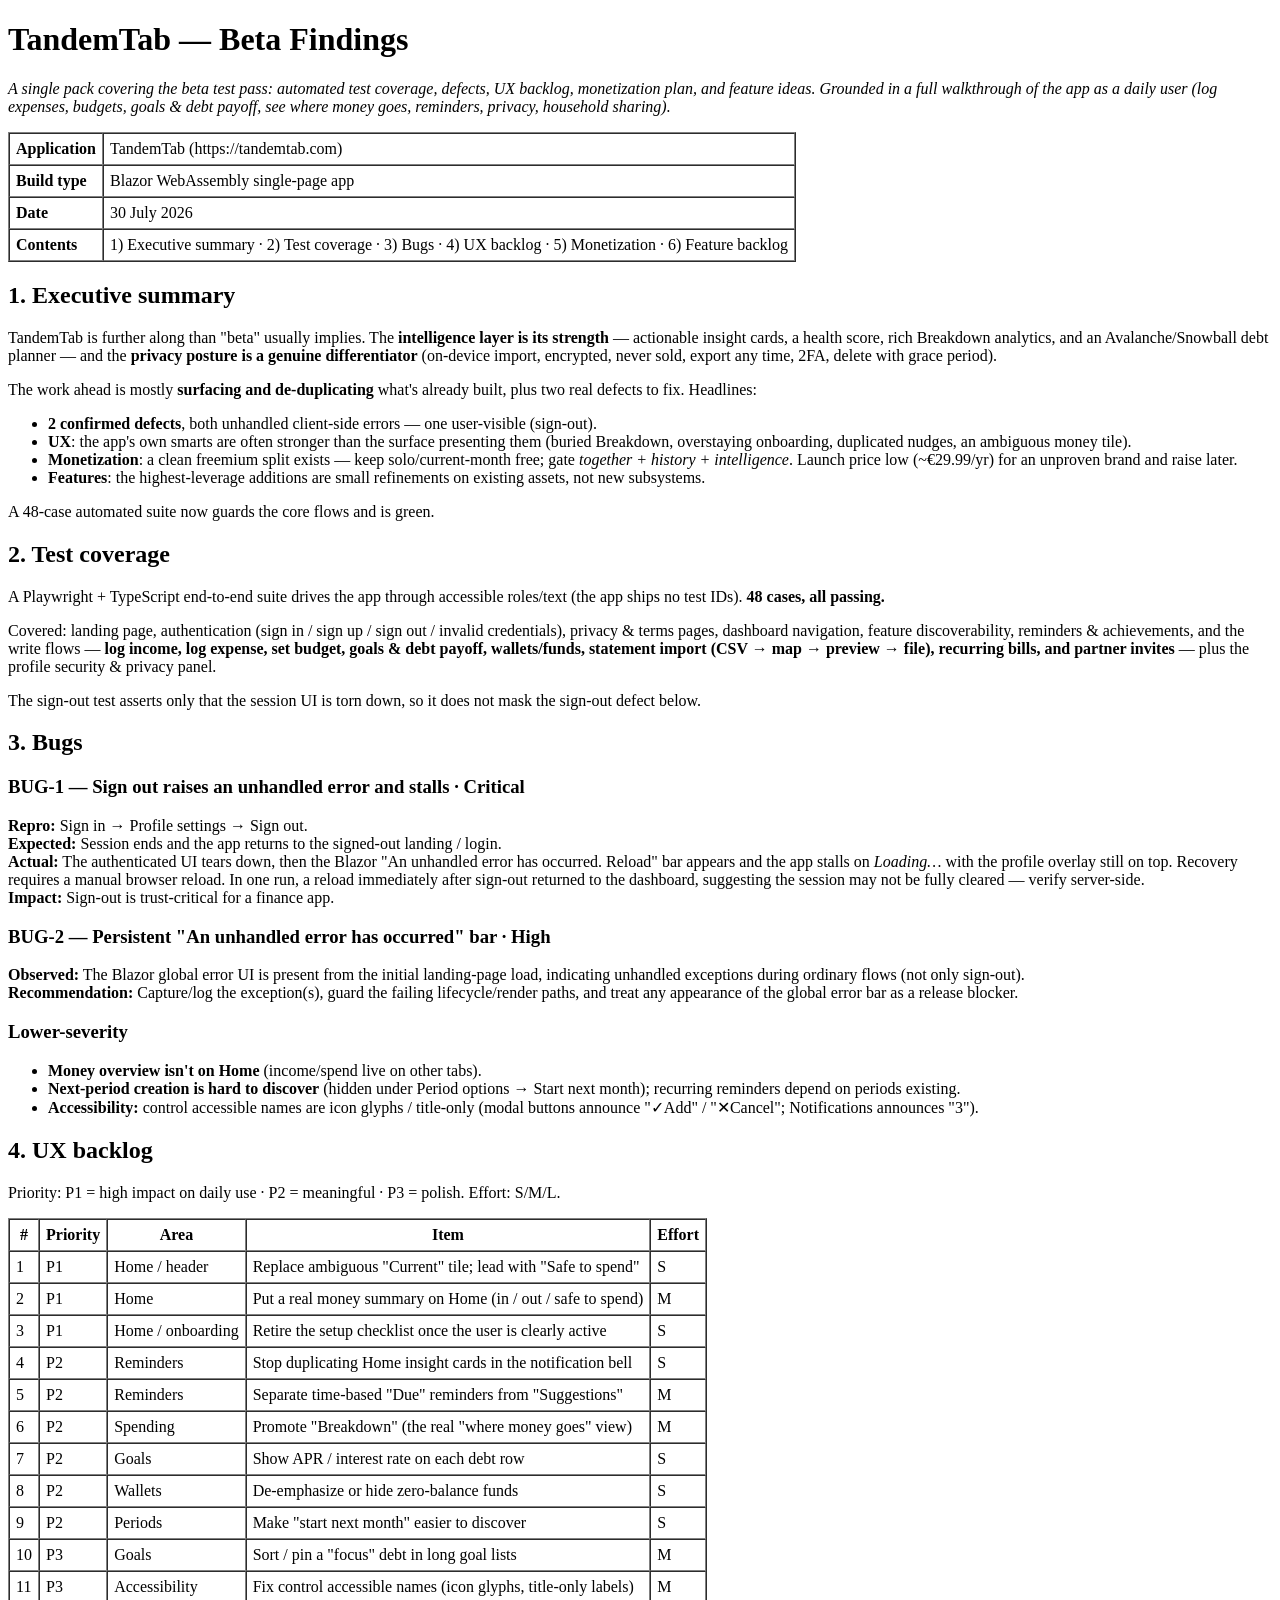
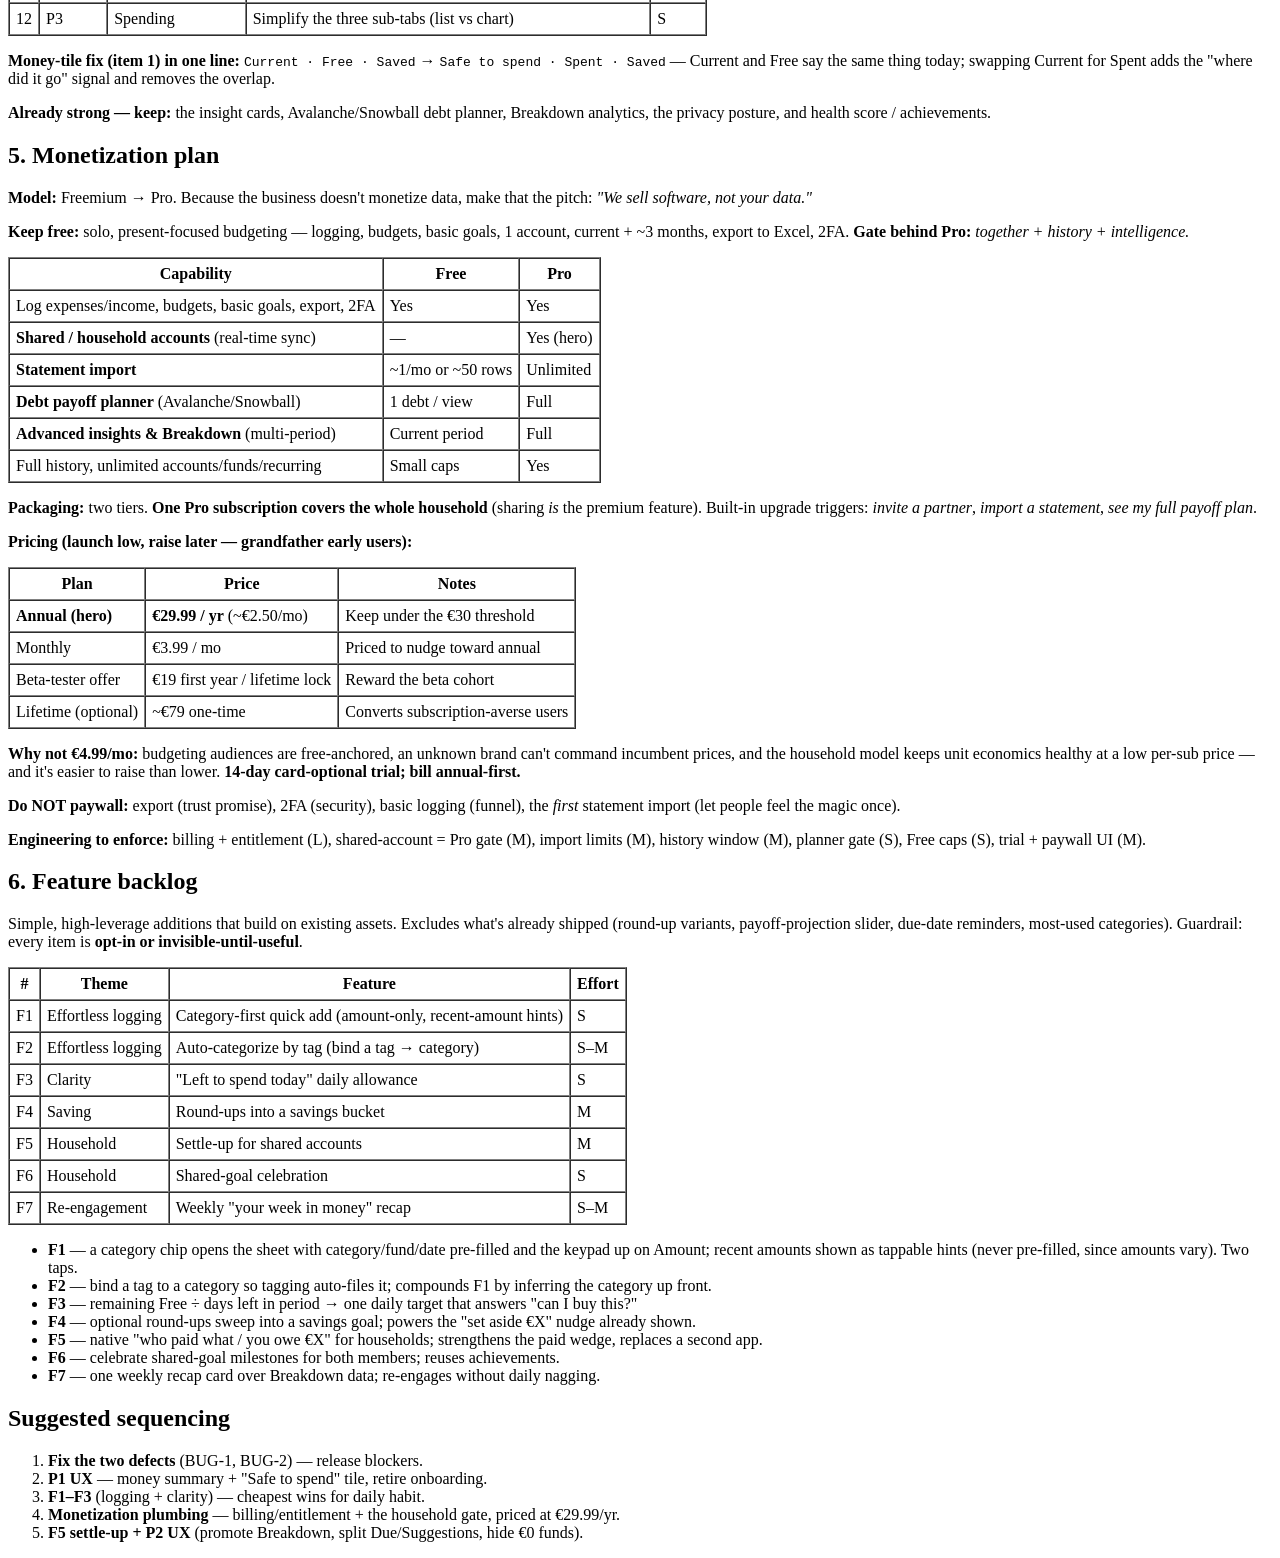
<file: BETA-FINDINGS.html>
<!doctype html>
<html><head><meta charset="utf-8"><title>TandemTab — Beta Findings</title></head><body>
<h1>TandemTab &mdash; Beta Findings</h1>
<p><em>A single pack covering the beta test pass: automated test coverage, defects, UX backlog, monetization plan, and feature ideas. Grounded in a full walkthrough of the app as a daily user (log expenses, budgets, goals &amp; debt payoff, see where money goes, reminders, privacy, household sharing).</em></p>

<table border="1" cellpadding="6" cellspacing="0">
<tr><td><strong>Application</strong></td><td>TandemTab (https://tandemtab.com)</td></tr>
<tr><td><strong>Build type</strong></td><td>Blazor WebAssembly single-page app</td></tr>
<tr><td><strong>Date</strong></td><td>30 July 2026</td></tr>
<tr><td><strong>Contents</strong></td><td>1) Executive summary &middot; 2) Test coverage &middot; 3) Bugs &middot; 4) UX backlog &middot; 5) Monetization &middot; 6) Feature backlog</td></tr>
</table>

<h2>1. Executive summary</h2>
<p>TandemTab is further along than "beta" usually implies. The <strong>intelligence layer is its strength</strong> — actionable insight cards, a health score, rich Breakdown analytics, and an Avalanche/Snowball debt planner — and the <strong>privacy posture is a genuine differentiator</strong> (on-device import, encrypted, never sold, export any time, 2FA, delete with grace period).</p>
<p>The work ahead is mostly <strong>surfacing and de-duplicating</strong> what's already built, plus two real defects to fix. Headlines:</p>
<ul>
<li><strong>2 confirmed defects</strong>, both unhandled client-side errors — one user-visible (sign-out).</li>
<li><strong>UX</strong>: the app's own smarts are often stronger than the surface presenting them (buried Breakdown, overstaying onboarding, duplicated nudges, an ambiguous money tile).</li>
<li><strong>Monetization</strong>: a clean freemium split exists — keep solo/current-month free; gate <em>together + history + intelligence</em>. Launch price low (~&euro;29.99/yr) for an unproven brand and raise later.</li>
<li><strong>Features</strong>: the highest-leverage additions are small refinements on existing assets, not new subsystems.</li>
</ul>
<p>A 48-case automated suite now guards the core flows and is green.</p>

<h2>2. Test coverage</h2>
<p>A Playwright + TypeScript end-to-end suite drives the app through accessible roles/text (the app ships no test IDs). <strong>48 cases, all passing.</strong></p>
<p>Covered: landing page, authentication (sign in / sign up / sign out / invalid credentials), privacy &amp; terms pages, dashboard navigation, feature discoverability, reminders &amp; achievements, and the write flows — <strong>log income, log expense, set budget, goals &amp; debt payoff, wallets/funds, statement import (CSV &rarr; map &rarr; preview &rarr; file), recurring bills, and partner invites</strong> — plus the profile security &amp; privacy panel.</p>
<p>The sign-out test asserts only that the session UI is torn down, so it does not mask the sign-out defect below.</p>

<h2>3. Bugs</h2>
<h3>BUG-1 — Sign out raises an unhandled error and stalls &middot; Critical</h3>
<p><strong>Repro:</strong> Sign in &rarr; Profile settings &rarr; Sign out.<br>
<strong>Expected:</strong> Session ends and the app returns to the signed-out landing / login.<br>
<strong>Actual:</strong> The authenticated UI tears down, then the Blazor "An unhandled error has occurred. Reload" bar appears and the app stalls on <em>Loading&hellip;</em> with the profile overlay still on top. Recovery requires a manual browser reload. In one run, a reload immediately after sign-out returned to the dashboard, suggesting the session may not be fully cleared — verify server-side.<br>
<strong>Impact:</strong> Sign-out is trust-critical for a finance app.</p>
<h3>BUG-2 — Persistent "An unhandled error has occurred" bar &middot; High</h3>
<p><strong>Observed:</strong> The Blazor global error UI is present from the initial landing-page load, indicating unhandled exceptions during ordinary flows (not only sign-out).<br>
<strong>Recommendation:</strong> Capture/log the exception(s), guard the failing lifecycle/render paths, and treat any appearance of the global error bar as a release blocker.</p>
<h3>Lower-severity</h3>
<ul>
<li><strong>Money overview isn't on Home</strong> (income/spend live on other tabs).</li>
<li><strong>Next-period creation is hard to discover</strong> (hidden under Period options &rarr; Start next month); recurring reminders depend on periods existing.</li>
<li><strong>Accessibility:</strong> control accessible names are icon glyphs / title-only (modal buttons announce "&#10003;Add" / "&#10005;Cancel"; Notifications announces "3").</li>
</ul>

<h2>4. UX backlog</h2>
<p>Priority: P1 = high impact on daily use &middot; P2 = meaningful &middot; P3 = polish. Effort: S/M/L.</p>
<table border="1" cellpadding="6" cellspacing="0">
<tr><th>#</th><th>Priority</th><th>Area</th><th>Item</th><th>Effort</th></tr>
<tr><td>1</td><td>P1</td><td>Home / header</td><td>Replace ambiguous "Current" tile; lead with "Safe to spend"</td><td>S</td></tr>
<tr><td>2</td><td>P1</td><td>Home</td><td>Put a real money summary on Home (in / out / safe to spend)</td><td>M</td></tr>
<tr><td>3</td><td>P1</td><td>Home / onboarding</td><td>Retire the setup checklist once the user is clearly active</td><td>S</td></tr>
<tr><td>4</td><td>P2</td><td>Reminders</td><td>Stop duplicating Home insight cards in the notification bell</td><td>S</td></tr>
<tr><td>5</td><td>P2</td><td>Reminders</td><td>Separate time-based "Due" reminders from "Suggestions"</td><td>M</td></tr>
<tr><td>6</td><td>P2</td><td>Spending</td><td>Promote "Breakdown" (the real "where money goes" view)</td><td>M</td></tr>
<tr><td>7</td><td>P2</td><td>Goals</td><td>Show APR / interest rate on each debt row</td><td>S</td></tr>
<tr><td>8</td><td>P2</td><td>Wallets</td><td>De-emphasize or hide zero-balance funds</td><td>S</td></tr>
<tr><td>9</td><td>P2</td><td>Periods</td><td>Make "start next month" easier to discover</td><td>S</td></tr>
<tr><td>10</td><td>P3</td><td>Goals</td><td>Sort / pin a "focus" debt in long goal lists</td><td>M</td></tr>
<tr><td>11</td><td>P3</td><td>Accessibility</td><td>Fix control accessible names (icon glyphs, title-only labels)</td><td>M</td></tr>
<tr><td>12</td><td>P3</td><td>Spending</td><td>Simplify the three sub-tabs (list vs chart)</td><td>S</td></tr>
</table>
<p><strong>Money-tile fix (item 1) in one line:</strong> <code>Current &middot; Free &middot; Saved</code> &rarr; <code>Safe to spend &middot; Spent &middot; Saved</code> — Current and Free say the same thing today; swapping Current for Spent adds the "where did it go" signal and removes the overlap.</p>
<p><strong>Already strong — keep:</strong> the insight cards, Avalanche/Snowball debt planner, Breakdown analytics, the privacy posture, and health score / achievements.</p>

<h2>5. Monetization plan</h2>
<p><strong>Model:</strong> Freemium &rarr; Pro. Because the business doesn't monetize data, make that the pitch: <em>"We sell software, not your data."</em></p>
<p><strong>Keep free:</strong> solo, present-focused budgeting — logging, budgets, basic goals, 1 account, current + ~3 months, export to Excel, 2FA. <strong>Gate behind Pro:</strong> <em>together + history + intelligence.</em></p>
<table border="1" cellpadding="6" cellspacing="0">
<tr><th>Capability</th><th>Free</th><th>Pro</th></tr>
<tr><td>Log expenses/income, budgets, basic goals, export, 2FA</td><td>Yes</td><td>Yes</td></tr>
<tr><td><strong>Shared / household accounts</strong> (real-time sync)</td><td>&mdash;</td><td>Yes (hero)</td></tr>
<tr><td><strong>Statement import</strong></td><td>~1/mo or ~50 rows</td><td>Unlimited</td></tr>
<tr><td><strong>Debt payoff planner</strong> (Avalanche/Snowball)</td><td>1 debt / view</td><td>Full</td></tr>
<tr><td><strong>Advanced insights &amp; Breakdown</strong> (multi-period)</td><td>Current period</td><td>Full</td></tr>
<tr><td>Full history, unlimited accounts/funds/recurring</td><td>Small caps</td><td>Yes</td></tr>
</table>
<p><strong>Packaging:</strong> two tiers. <strong>One Pro subscription covers the whole household</strong> (sharing <em>is</em> the premium feature). Built-in upgrade triggers: <em>invite a partner</em>, <em>import a statement</em>, <em>see my full payoff plan</em>.</p>
<p><strong>Pricing (launch low, raise later — grandfather early users):</strong></p>
<table border="1" cellpadding="6" cellspacing="0">
<tr><th>Plan</th><th>Price</th><th>Notes</th></tr>
<tr><td><strong>Annual (hero)</strong></td><td><strong>&euro;29.99 / yr</strong> (~&euro;2.50/mo)</td><td>Keep under the &euro;30 threshold</td></tr>
<tr><td>Monthly</td><td>&euro;3.99 / mo</td><td>Priced to nudge toward annual</td></tr>
<tr><td>Beta-tester offer</td><td>&euro;19 first year / lifetime lock</td><td>Reward the beta cohort</td></tr>
<tr><td>Lifetime (optional)</td><td>~&euro;79 one-time</td><td>Converts subscription-averse users</td></tr>
</table>
<p><strong>Why not &euro;4.99/mo:</strong> budgeting audiences are free-anchored, an unknown brand can't command incumbent prices, and the household model keeps unit economics healthy at a low per-sub price — and it's easier to raise than lower. <strong>14-day card-optional trial; bill annual-first.</strong></p>
<p><strong>Do NOT paywall:</strong> export (trust promise), 2FA (security), basic logging (funnel), the <em>first</em> statement import (let people feel the magic once).</p>
<p><strong>Engineering to enforce:</strong> billing + entitlement (L), shared-account = Pro gate (M), import limits (M), history window (M), planner gate (S), Free caps (S), trial + paywall UI (M).</p>

<h2>6. Feature backlog</h2>
<p>Simple, high-leverage additions that build on existing assets. Excludes what's already shipped (round-up variants, payoff-projection slider, due-date reminders, most-used categories). Guardrail: every item is <strong>opt-in or invisible-until-useful</strong>.</p>
<table border="1" cellpadding="6" cellspacing="0">
<tr><th>#</th><th>Theme</th><th>Feature</th><th>Effort</th></tr>
<tr><td>F1</td><td>Effortless logging</td><td>Category-first quick add (amount-only, recent-amount hints)</td><td>S</td></tr>
<tr><td>F2</td><td>Effortless logging</td><td>Auto-categorize by tag (bind a tag &rarr; category)</td><td>S–M</td></tr>
<tr><td>F3</td><td>Clarity</td><td>"Left to spend today" daily allowance</td><td>S</td></tr>
<tr><td>F4</td><td>Saving</td><td>Round-ups into a savings bucket</td><td>M</td></tr>
<tr><td>F5</td><td>Household</td><td>Settle-up for shared accounts</td><td>M</td></tr>
<tr><td>F6</td><td>Household</td><td>Shared-goal celebration</td><td>S</td></tr>
<tr><td>F7</td><td>Re-engagement</td><td>Weekly "your week in money" recap</td><td>S–M</td></tr>
</table>
<ul>
<li><strong>F1</strong> — a category chip opens the sheet with category/fund/date pre-filled and the keypad up on Amount; recent amounts shown as tappable hints (never pre-filled, since amounts vary). Two taps.</li>
<li><strong>F2</strong> — bind a tag to a category so tagging auto-files it; compounds F1 by inferring the category up front.</li>
<li><strong>F3</strong> — remaining Free &divide; days left in period &rarr; one daily target that answers "can I buy this?"</li>
<li><strong>F4</strong> — optional round-ups sweep into a savings goal; powers the "set aside &euro;X" nudge already shown.</li>
<li><strong>F5</strong> — native "who paid what / you owe &euro;X" for households; strengthens the paid wedge, replaces a second app.</li>
<li><strong>F6</strong> — celebrate shared-goal milestones for both members; reuses achievements.</li>
<li><strong>F7</strong> — one weekly recap card over Breakdown data; re-engages without daily nagging.</li>
</ul>

<h2>Suggested sequencing</h2>
<ol>
<li><strong>Fix the two defects</strong> (BUG-1, BUG-2) — release blockers.</li>
<li><strong>P1 UX</strong> — money summary + "Safe to spend" tile, retire onboarding.</li>
<li><strong>F1–F3</strong> (logging + clarity) — cheapest wins for daily habit.</li>
<li><strong>Monetization plumbing</strong> — billing/entitlement + the household gate, priced at &euro;29.99/yr.</li>
<li><strong>F5 settle-up + P2 UX</strong> (promote Breakdown, split Due/Suggestions, hide &euro;0 funds).</li>
</ol>
</body></html>
</file>
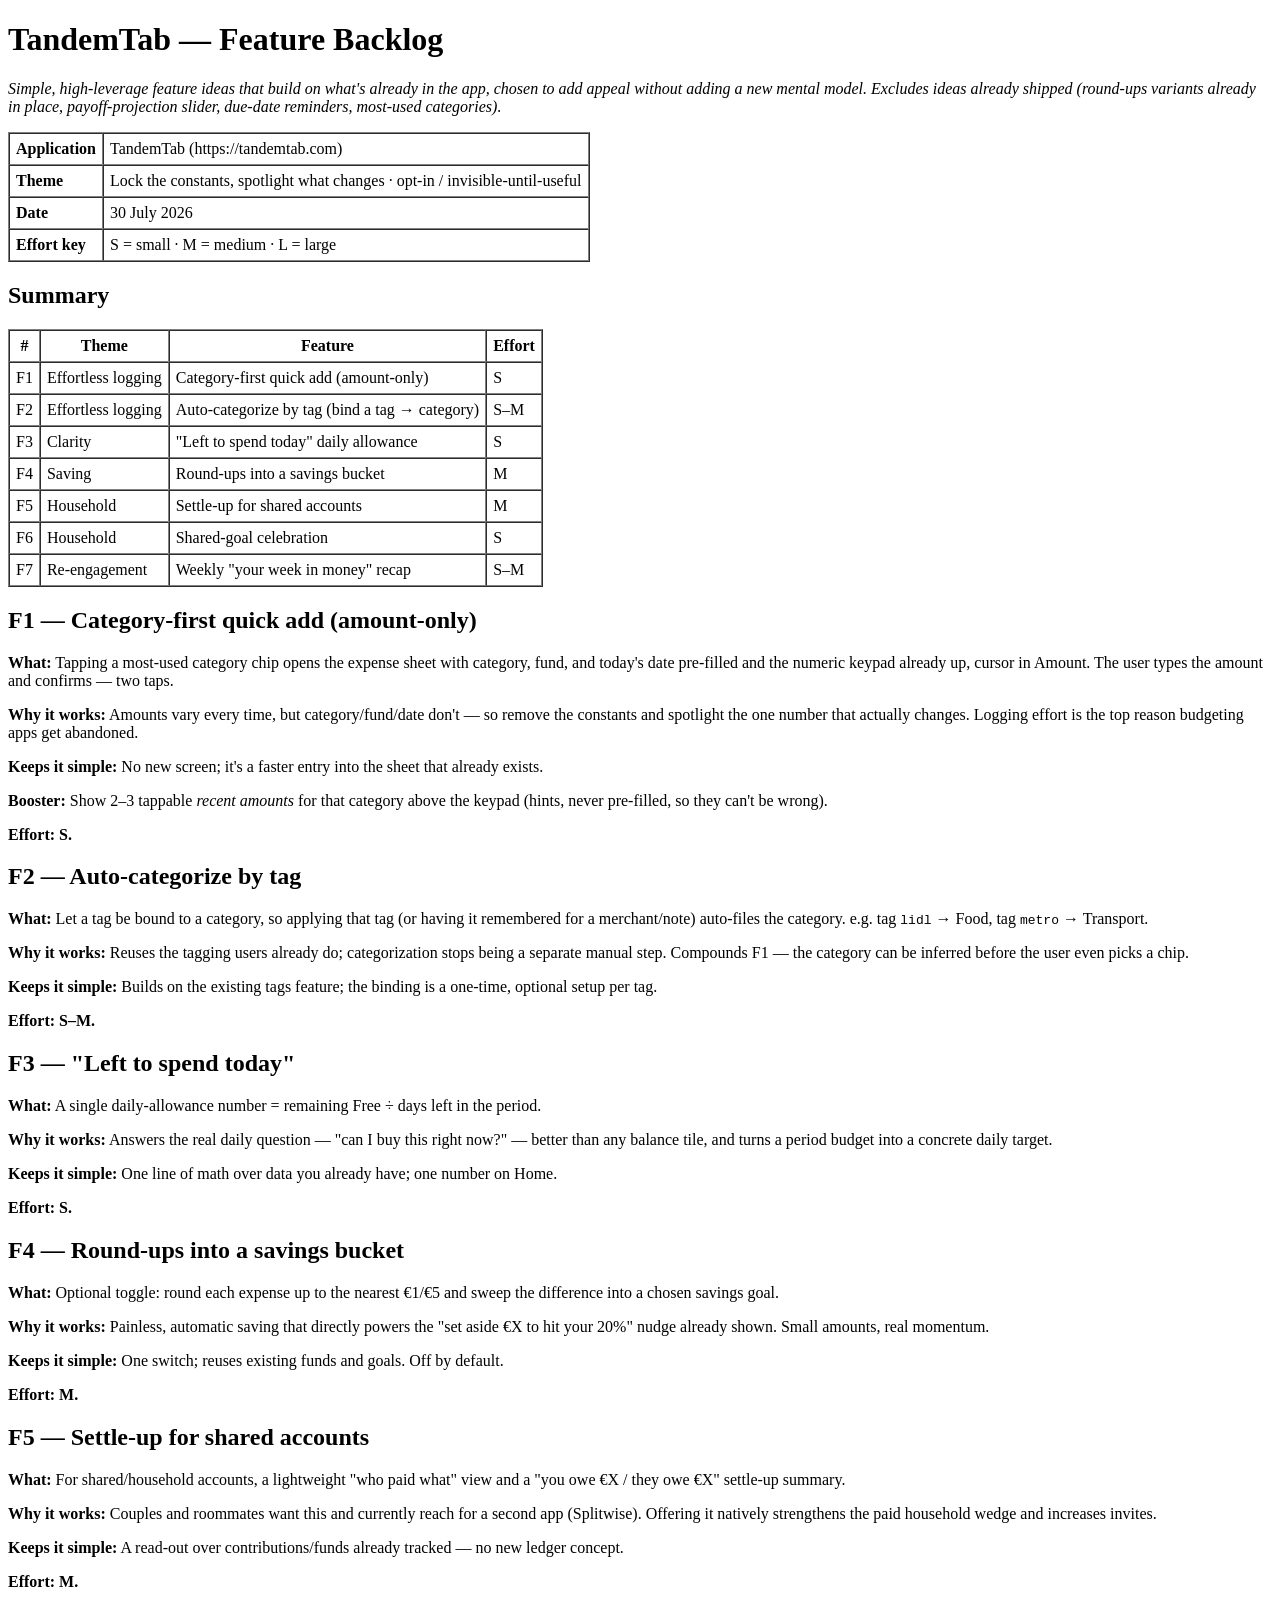
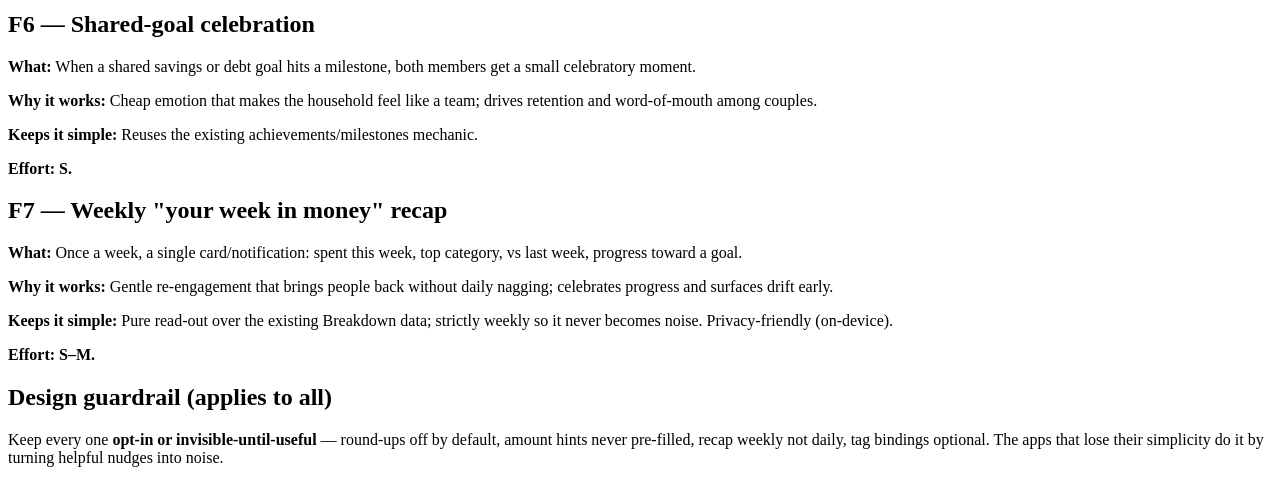
<file: FEATURE-BACKLOG.html>
<!doctype html>
<html><head><meta charset="utf-8"><title>TandemTab — Feature Backlog</title></head><body>
<h1>TandemTab &mdash; Feature Backlog</h1>
<p><em>Simple, high-leverage feature ideas that build on what's already in the app, chosen to add appeal without adding a new mental model. Excludes ideas already shipped (round-ups variants already in place, payoff-projection slider, due-date reminders, most-used categories).</em></p>

<table border="1" cellpadding="6" cellspacing="0">
<tr><td><strong>Application</strong></td><td>TandemTab (https://tandemtab.com)</td></tr>
<tr><td><strong>Theme</strong></td><td>Lock the constants, spotlight what changes &middot; opt-in / invisible-until-useful</td></tr>
<tr><td><strong>Date</strong></td><td>30 July 2026</td></tr>
<tr><td><strong>Effort key</strong></td><td>S = small &middot; M = medium &middot; L = large</td></tr>
</table>

<h2>Summary</h2>
<table border="1" cellpadding="6" cellspacing="0">
<tr><th>#</th><th>Theme</th><th>Feature</th><th>Effort</th></tr>
<tr><td>F1</td><td>Effortless logging</td><td>Category-first quick add (amount-only)</td><td>S</td></tr>
<tr><td>F2</td><td>Effortless logging</td><td>Auto-categorize by tag (bind a tag &rarr; category)</td><td>S–M</td></tr>
<tr><td>F3</td><td>Clarity</td><td>"Left to spend today" daily allowance</td><td>S</td></tr>
<tr><td>F4</td><td>Saving</td><td>Round-ups into a savings bucket</td><td>M</td></tr>
<tr><td>F5</td><td>Household</td><td>Settle-up for shared accounts</td><td>M</td></tr>
<tr><td>F6</td><td>Household</td><td>Shared-goal celebration</td><td>S</td></tr>
<tr><td>F7</td><td>Re-engagement</td><td>Weekly "your week in money" recap</td><td>S–M</td></tr>
</table>

<h2>F1 — Category-first quick add (amount-only)</h2>
<p><strong>What:</strong> Tapping a most-used category chip opens the expense sheet with category, fund, and today's date pre-filled and the numeric keypad already up, cursor in Amount. The user types the amount and confirms — two taps.</p>
<p><strong>Why it works:</strong> Amounts vary every time, but category/fund/date don't — so remove the constants and spotlight the one number that actually changes. Logging effort is the top reason budgeting apps get abandoned.</p>
<p><strong>Keeps it simple:</strong> No new screen; it's a faster entry into the sheet that already exists.</p>
<p><strong>Booster:</strong> Show 2–3 tappable <em>recent amounts</em> for that category above the keypad (hints, never pre-filled, so they can't be wrong).</p>
<p><strong>Effort: S.</strong></p>

<h2>F2 — Auto-categorize by tag</h2>
<p><strong>What:</strong> Let a tag be bound to a category, so applying that tag (or having it remembered for a merchant/note) auto-files the category. e.g. tag <code>lidl</code> &rarr; Food, tag <code>metro</code> &rarr; Transport.</p>
<p><strong>Why it works:</strong> Reuses the tagging users already do; categorization stops being a separate manual step. Compounds F1 — the category can be inferred before the user even picks a chip.</p>
<p><strong>Keeps it simple:</strong> Builds on the existing tags feature; the binding is a one-time, optional setup per tag.</p>
<p><strong>Effort: S–M.</strong></p>

<h2>F3 — "Left to spend today"</h2>
<p><strong>What:</strong> A single daily-allowance number = remaining Free &divide; days left in the period.</p>
<p><strong>Why it works:</strong> Answers the real daily question — "can I buy this right now?" — better than any balance tile, and turns a period budget into a concrete daily target.</p>
<p><strong>Keeps it simple:</strong> One line of math over data you already have; one number on Home.</p>
<p><strong>Effort: S.</strong></p>

<h2>F4 — Round-ups into a savings bucket</h2>
<p><strong>What:</strong> Optional toggle: round each expense up to the nearest &euro;1/&euro;5 and sweep the difference into a chosen savings goal.</p>
<p><strong>Why it works:</strong> Painless, automatic saving that directly powers the "set aside &euro;X to hit your 20%" nudge already shown. Small amounts, real momentum.</p>
<p><strong>Keeps it simple:</strong> One switch; reuses existing funds and goals. Off by default.</p>
<p><strong>Effort: M.</strong></p>

<h2>F5 — Settle-up for shared accounts</h2>
<p><strong>What:</strong> For shared/household accounts, a lightweight "who paid what" view and a "you owe &euro;X / they owe &euro;X" settle-up summary.</p>
<p><strong>Why it works:</strong> Couples and roommates want this and currently reach for a second app (Splitwise). Offering it natively strengthens the paid household wedge and increases invites.</p>
<p><strong>Keeps it simple:</strong> A read-out over contributions/funds already tracked — no new ledger concept.</p>
<p><strong>Effort: M.</strong></p>

<h2>F6 — Shared-goal celebration</h2>
<p><strong>What:</strong> When a shared savings or debt goal hits a milestone, both members get a small celebratory moment.</p>
<p><strong>Why it works:</strong> Cheap emotion that makes the household feel like a team; drives retention and word-of-mouth among couples.</p>
<p><strong>Keeps it simple:</strong> Reuses the existing achievements/milestones mechanic.</p>
<p><strong>Effort: S.</strong></p>

<h2>F7 — Weekly "your week in money" recap</h2>
<p><strong>What:</strong> Once a week, a single card/notification: spent this week, top category, vs last week, progress toward a goal.</p>
<p><strong>Why it works:</strong> Gentle re-engagement that brings people back without daily nagging; celebrates progress and surfaces drift early.</p>
<p><strong>Keeps it simple:</strong> Pure read-out over the existing Breakdown data; strictly weekly so it never becomes noise. Privacy-friendly (on-device).</p>
<p><strong>Effort: S–M.</strong></p>

<h2>Design guardrail (applies to all)</h2>
<p>Keep every one <strong>opt-in or invisible-until-useful</strong> — round-ups off by default, amount hints never pre-filled, recap weekly not daily, tag bindings optional. The apps that lose their simplicity do it by turning helpful nudges into noise.</p>
</body></html>
</file>
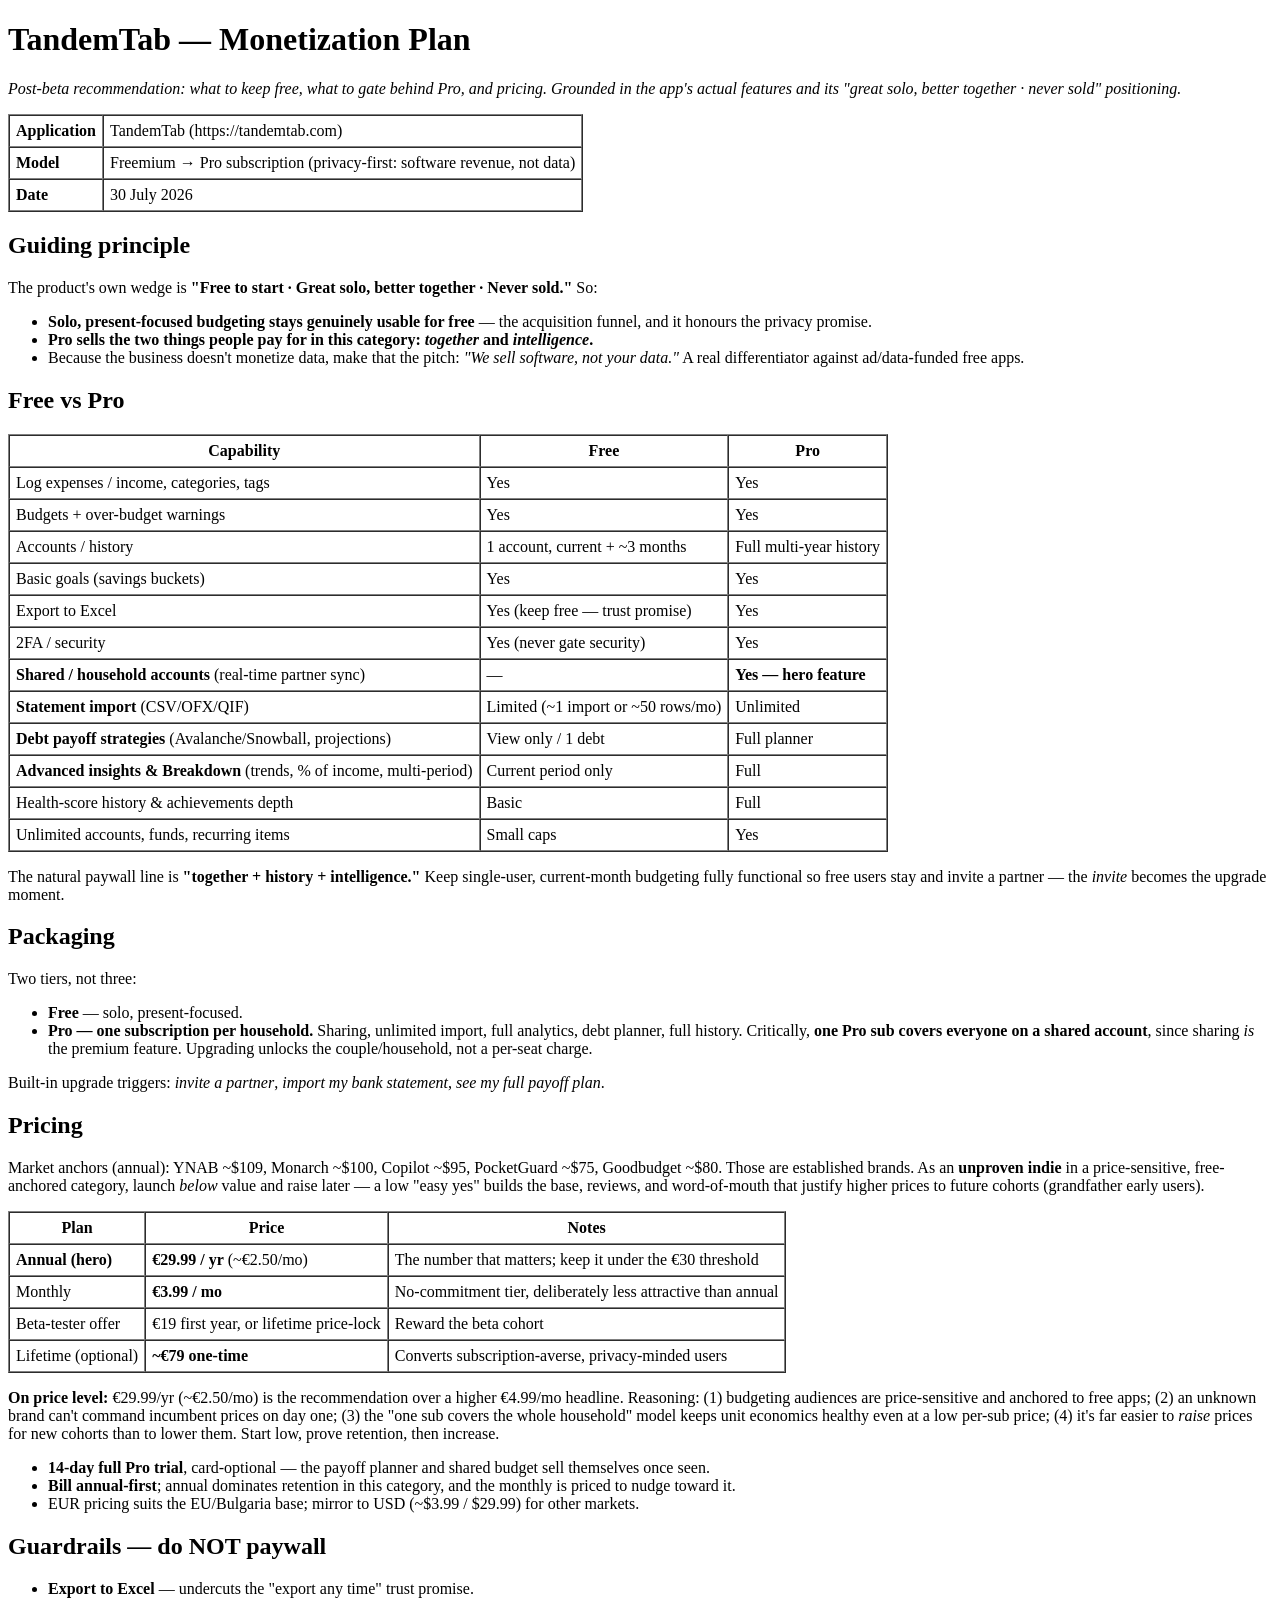
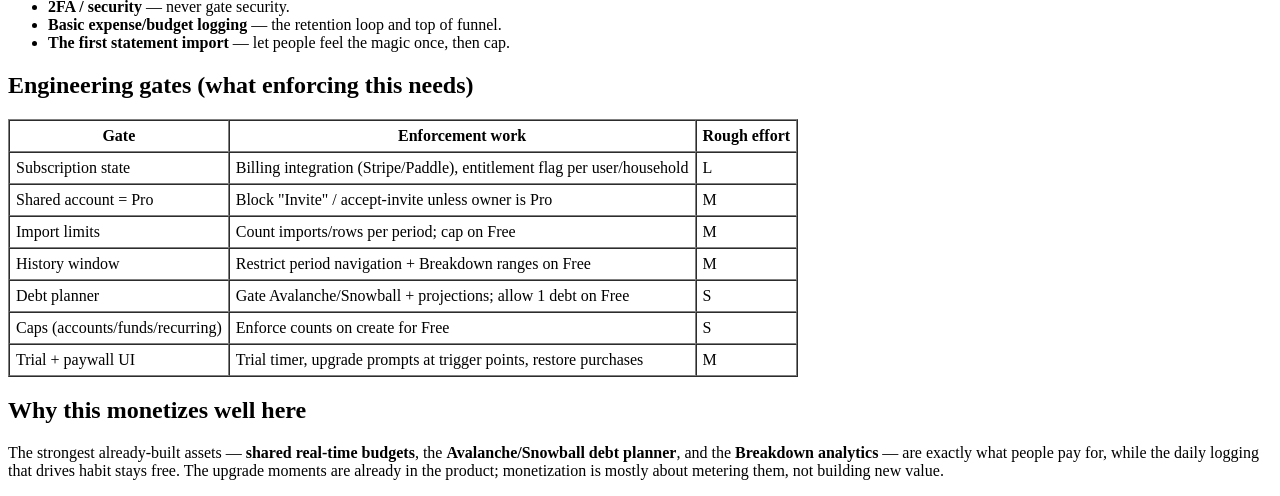
<file: MONETIZATION.html>
<!doctype html>
<html><head><meta charset="utf-8"><title>TandemTab — Monetization Plan</title></head><body>
<h1>TandemTab &mdash; Monetization Plan</h1>
<p><em>Post-beta recommendation: what to keep free, what to gate behind Pro, and pricing. Grounded in the app's actual features and its "great solo, better together &middot; never sold" positioning.</em></p>

<table border="1" cellpadding="6" cellspacing="0">
<tr><td><strong>Application</strong></td><td>TandemTab (https://tandemtab.com)</td></tr>
<tr><td><strong>Model</strong></td><td>Freemium &rarr; Pro subscription (privacy-first: software revenue, not data)</td></tr>
<tr><td><strong>Date</strong></td><td>30 July 2026</td></tr>
</table>

<h2>Guiding principle</h2>
<p>The product's own wedge is <strong>"Free to start &middot; Great solo, better together &middot; Never sold."</strong> So:</p>
<ul>
<li><strong>Solo, present-focused budgeting stays genuinely usable for free</strong> &mdash; the acquisition funnel, and it honours the privacy promise.</li>
<li><strong>Pro sells the two things people pay for in this category: <em>together</em> and <em>intelligence</em>.</strong></li>
<li>Because the business doesn't monetize data, make that the pitch: <em>"We sell software, not your data."</em> A real differentiator against ad/data-funded free apps.</li>
</ul>

<h2>Free vs Pro</h2>
<table border="1" cellpadding="6" cellspacing="0">
<tr><th>Capability</th><th>Free</th><th>Pro</th></tr>
<tr><td>Log expenses / income, categories, tags</td><td>Yes</td><td>Yes</td></tr>
<tr><td>Budgets + over-budget warnings</td><td>Yes</td><td>Yes</td></tr>
<tr><td>Accounts / history</td><td>1 account, current + ~3 months</td><td>Full multi-year history</td></tr>
<tr><td>Basic goals (savings buckets)</td><td>Yes</td><td>Yes</td></tr>
<tr><td>Export to Excel</td><td>Yes (keep free — trust promise)</td><td>Yes</td></tr>
<tr><td>2FA / security</td><td>Yes (never gate security)</td><td>Yes</td></tr>
<tr><td><strong>Shared / household accounts</strong> (real-time partner sync)</td><td>&mdash;</td><td><strong>Yes — hero feature</strong></td></tr>
<tr><td><strong>Statement import</strong> (CSV/OFX/QIF)</td><td>Limited (~1 import or ~50 rows/mo)</td><td>Unlimited</td></tr>
<tr><td><strong>Debt payoff strategies</strong> (Avalanche/Snowball, projections)</td><td>View only / 1 debt</td><td>Full planner</td></tr>
<tr><td><strong>Advanced insights &amp; Breakdown</strong> (trends, % of income, multi-period)</td><td>Current period only</td><td>Full</td></tr>
<tr><td>Health-score history &amp; achievements depth</td><td>Basic</td><td>Full</td></tr>
<tr><td>Unlimited accounts, funds, recurring items</td><td>Small caps</td><td>Yes</td></tr>
</table>
<p>The natural paywall line is <strong>"together + history + intelligence."</strong> Keep single-user, current-month budgeting fully functional so free users stay and invite a partner — the <em>invite</em> becomes the upgrade moment.</p>

<h2>Packaging</h2>
<p>Two tiers, not three:</p>
<ul>
<li><strong>Free</strong> &mdash; solo, present-focused.</li>
<li><strong>Pro — one subscription per household.</strong> Sharing, unlimited import, full analytics, debt planner, full history. Critically, <strong>one Pro sub covers everyone on a shared account</strong>, since sharing <em>is</em> the premium feature. Upgrading unlocks the couple/household, not a per-seat charge.</li>
</ul>
<p>Built-in upgrade triggers: <em>invite a partner</em>, <em>import my bank statement</em>, <em>see my full payoff plan</em>.</p>

<h2>Pricing</h2>
<p>Market anchors (annual): YNAB ~$109, Monarch ~$100, Copilot ~$95, PocketGuard ~$75, Goodbudget ~$80. Those are established brands. As an <strong>unproven indie</strong> in a price-sensitive, free-anchored category, launch <em>below</em> value and raise later — a low "easy yes" builds the base, reviews, and word-of-mouth that justify higher prices to future cohorts (grandfather early users).</p>
<table border="1" cellpadding="6" cellspacing="0">
<tr><th>Plan</th><th>Price</th><th>Notes</th></tr>
<tr><td><strong>Annual (hero)</strong></td><td><strong>&euro;29.99 / yr</strong> (~&euro;2.50/mo)</td><td>The number that matters; keep it under the &euro;30 threshold</td></tr>
<tr><td>Monthly</td><td><strong>&euro;3.99 / mo</strong></td><td>No-commitment tier, deliberately less attractive than annual</td></tr>
<tr><td>Beta-tester offer</td><td>&euro;19 first year, or lifetime price-lock</td><td>Reward the beta cohort</td></tr>
<tr><td>Lifetime (optional)</td><td><strong>~&euro;79 one-time</strong></td><td>Converts subscription-averse, privacy-minded users</td></tr>
</table>
<p><strong>On price level:</strong> &euro;29.99/yr (~&euro;2.50/mo) is the recommendation over a higher &euro;4.99/mo headline. Reasoning: (1) budgeting audiences are price-sensitive and anchored to free apps; (2) an unknown brand can't command incumbent prices on day one; (3) the "one sub covers the whole household" model keeps unit economics healthy even at a low per-sub price; (4) it's far easier to <em>raise</em> prices for new cohorts than to lower them. Start low, prove retention, then increase.</p>
<ul>
<li><strong>14-day full Pro trial</strong>, card-optional — the payoff planner and shared budget sell themselves once seen.</li>
<li><strong>Bill annual-first</strong>; annual dominates retention in this category, and the monthly is priced to nudge toward it.</li>
<li>EUR pricing suits the EU/Bulgaria base; mirror to USD (~$3.99 / $29.99) for other markets.</li>
</ul>

<h2>Guardrails — do NOT paywall</h2>
<ul>
<li><strong>Export to Excel</strong> — undercuts the "export any time" trust promise.</li>
<li><strong>2FA / security</strong> — never gate security.</li>
<li><strong>Basic expense/budget logging</strong> — the retention loop and top of funnel.</li>
<li><strong>The first statement import</strong> — let people feel the magic once, then cap.</li>
</ul>

<h2>Engineering gates (what enforcing this needs)</h2>
<table border="1" cellpadding="6" cellspacing="0">
<tr><th>Gate</th><th>Enforcement work</th><th>Rough effort</th></tr>
<tr><td>Subscription state</td><td>Billing integration (Stripe/Paddle), entitlement flag per user/household</td><td>L</td></tr>
<tr><td>Shared account = Pro</td><td>Block "Invite" / accept-invite unless owner is Pro</td><td>M</td></tr>
<tr><td>Import limits</td><td>Count imports/rows per period; cap on Free</td><td>M</td></tr>
<tr><td>History window</td><td>Restrict period navigation + Breakdown ranges on Free</td><td>M</td></tr>
<tr><td>Debt planner</td><td>Gate Avalanche/Snowball + projections; allow 1 debt on Free</td><td>S</td></tr>
<tr><td>Caps (accounts/funds/recurring)</td><td>Enforce counts on create for Free</td><td>S</td></tr>
<tr><td>Trial + paywall UI</td><td>Trial timer, upgrade prompts at trigger points, restore purchases</td><td>M</td></tr>
</table>

<h2>Why this monetizes well here</h2>
<p>The strongest already-built assets — <strong>shared real-time budgets</strong>, the <strong>Avalanche/Snowball debt planner</strong>, and the <strong>Breakdown analytics</strong> — are exactly what people pay for, while the daily logging that drives habit stays free. The upgrade moments are already in the product; monetization is mostly about metering them, not building new value.</p>
</body></html>
</file>
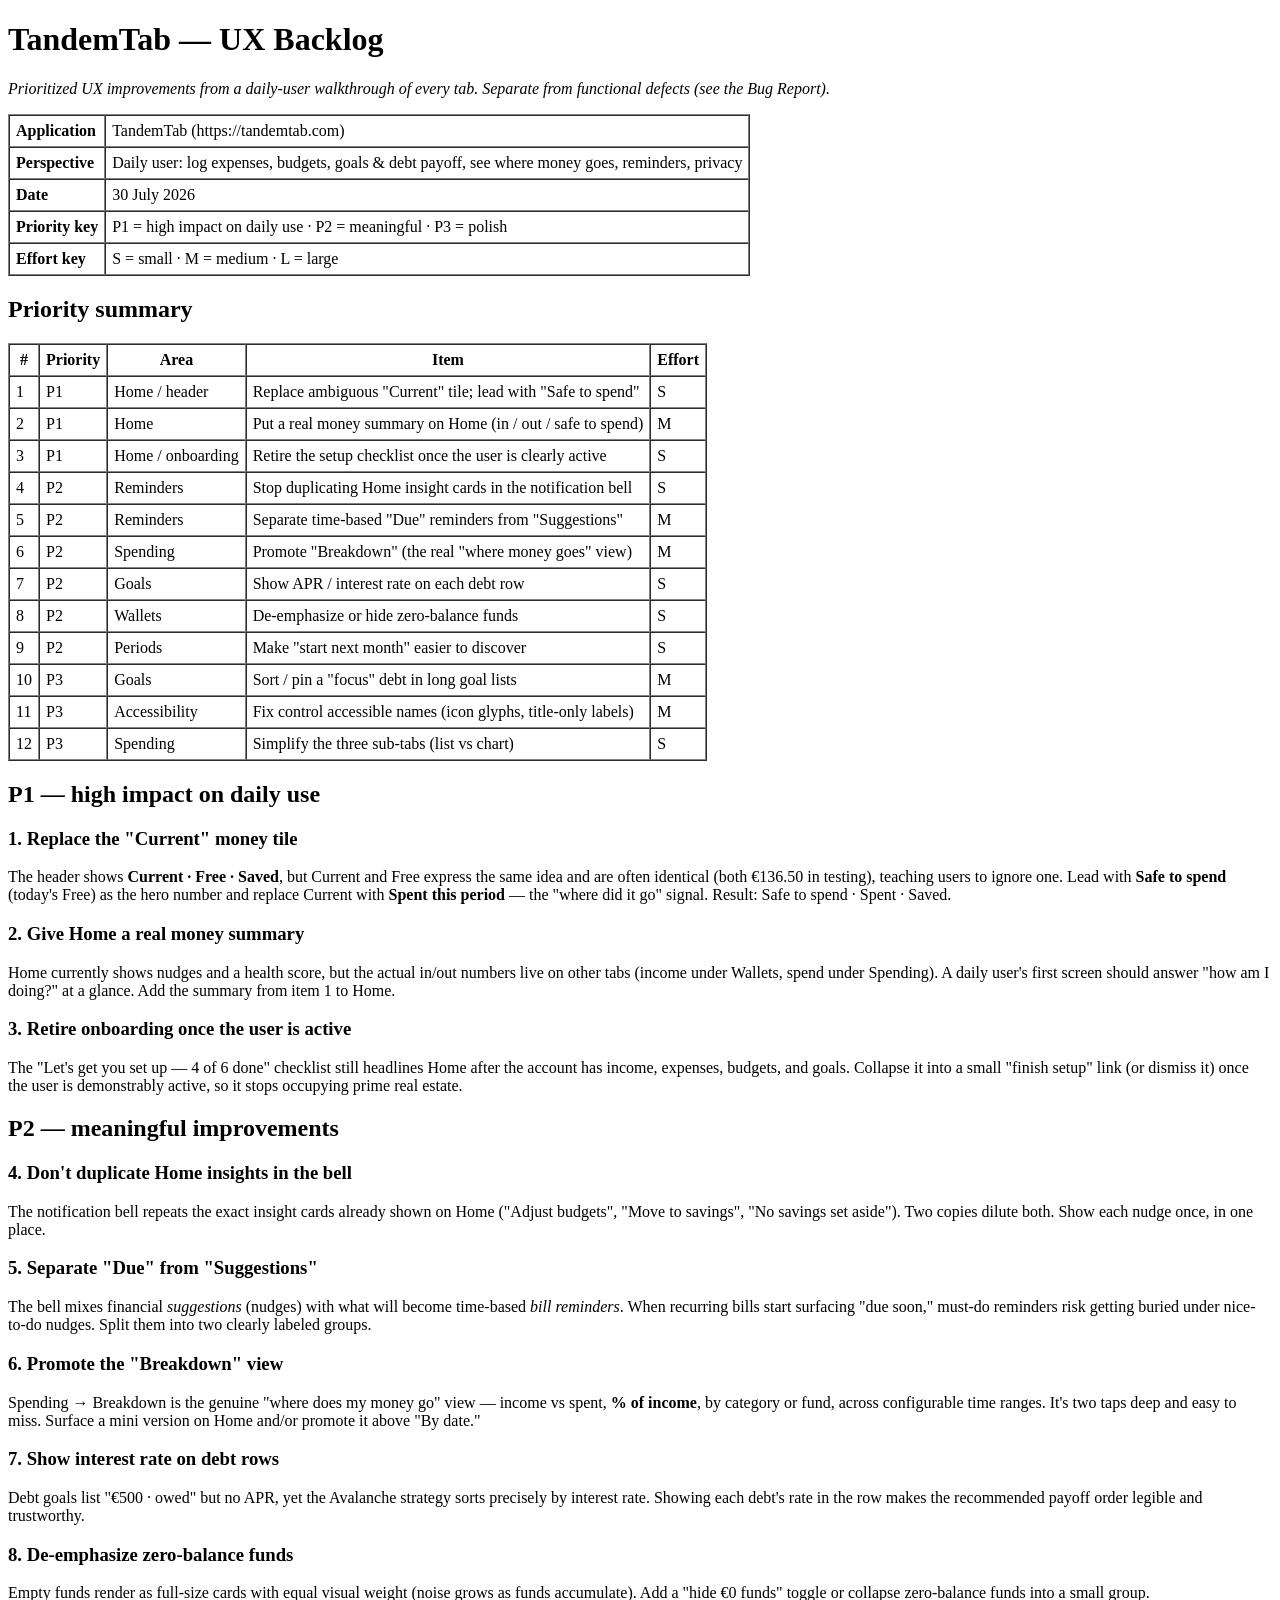
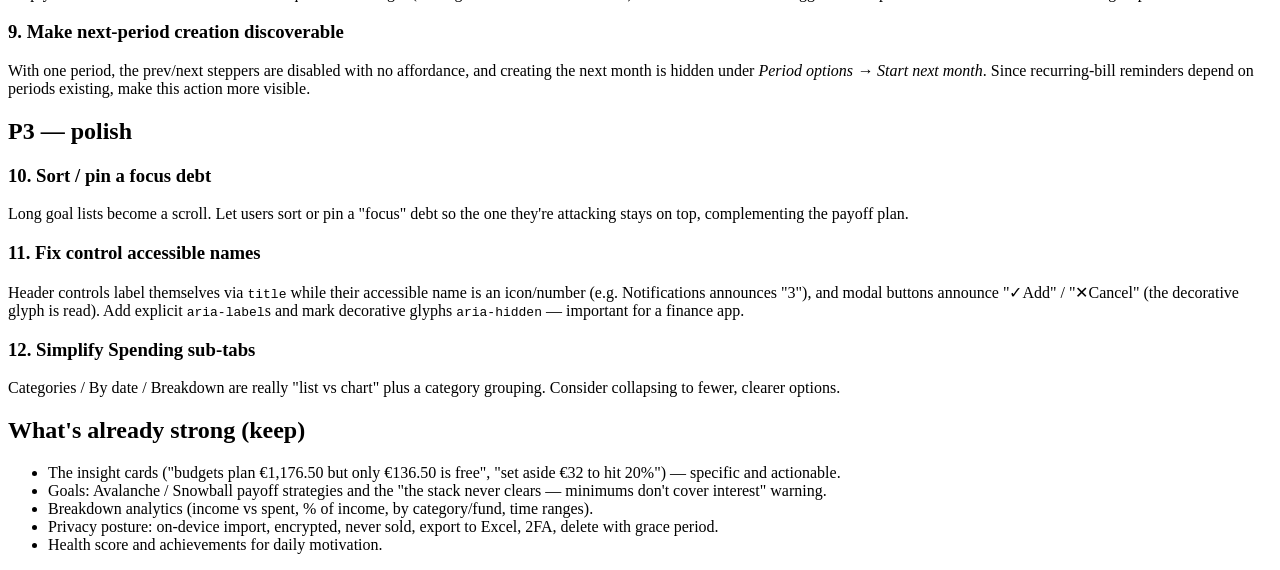
<file: UX-BACKLOG.html>
<!doctype html>
<html><head><meta charset="utf-8"><title>TandemTab — UX Backlog</title></head><body>
<h1>TandemTab &mdash; UX Backlog</h1>
<p><em>Prioritized UX improvements from a daily-user walkthrough of every tab. Separate from functional defects (see the Bug Report).</em></p>

<table border="1" cellpadding="6" cellspacing="0">
<tr><td><strong>Application</strong></td><td>TandemTab (https://tandemtab.com)</td></tr>
<tr><td><strong>Perspective</strong></td><td>Daily user: log expenses, budgets, goals &amp; debt payoff, see where money goes, reminders, privacy</td></tr>
<tr><td><strong>Date</strong></td><td>30 July 2026</td></tr>
<tr><td><strong>Priority key</strong></td><td>P1 = high impact on daily use · P2 = meaningful · P3 = polish</td></tr>
<tr><td><strong>Effort key</strong></td><td>S = small · M = medium · L = large</td></tr>
</table>

<h2>Priority summary</h2>
<table border="1" cellpadding="6" cellspacing="0">
<tr><th>#</th><th>Priority</th><th>Area</th><th>Item</th><th>Effort</th></tr>
<tr><td>1</td><td>P1</td><td>Home / header</td><td>Replace ambiguous "Current" tile; lead with "Safe to spend"</td><td>S</td></tr>
<tr><td>2</td><td>P1</td><td>Home</td><td>Put a real money summary on Home (in / out / safe to spend)</td><td>M</td></tr>
<tr><td>3</td><td>P1</td><td>Home / onboarding</td><td>Retire the setup checklist once the user is clearly active</td><td>S</td></tr>
<tr><td>4</td><td>P2</td><td>Reminders</td><td>Stop duplicating Home insight cards in the notification bell</td><td>S</td></tr>
<tr><td>5</td><td>P2</td><td>Reminders</td><td>Separate time-based "Due" reminders from "Suggestions"</td><td>M</td></tr>
<tr><td>6</td><td>P2</td><td>Spending</td><td>Promote "Breakdown" (the real "where money goes" view)</td><td>M</td></tr>
<tr><td>7</td><td>P2</td><td>Goals</td><td>Show APR / interest rate on each debt row</td><td>S</td></tr>
<tr><td>8</td><td>P2</td><td>Wallets</td><td>De-emphasize or hide zero-balance funds</td><td>S</td></tr>
<tr><td>9</td><td>P2</td><td>Periods</td><td>Make "start next month" easier to discover</td><td>S</td></tr>
<tr><td>10</td><td>P3</td><td>Goals</td><td>Sort / pin a "focus" debt in long goal lists</td><td>M</td></tr>
<tr><td>11</td><td>P3</td><td>Accessibility</td><td>Fix control accessible names (icon glyphs, title-only labels)</td><td>M</td></tr>
<tr><td>12</td><td>P3</td><td>Spending</td><td>Simplify the three sub-tabs (list vs chart)</td><td>S</td></tr>
</table>

<h2>P1 &mdash; high impact on daily use</h2>

<h3>1. Replace the "Current" money tile</h3>
<p>The header shows <strong>Current &middot; Free &middot; Saved</strong>, but Current and Free express the same idea and are often identical (both &euro;136.50 in testing), teaching users to ignore one. Lead with <strong>Safe to spend</strong> (today's Free) as the hero number and replace Current with <strong>Spent this period</strong> &mdash; the "where did it go" signal. Result: Safe to spend &middot; Spent &middot; Saved.</p>

<h3>2. Give Home a real money summary</h3>
<p>Home currently shows nudges and a health score, but the actual in/out numbers live on other tabs (income under Wallets, spend under Spending). A daily user's first screen should answer "how am I doing?" at a glance. Add the summary from item 1 to Home.</p>

<h3>3. Retire onboarding once the user is active</h3>
<p>The "Let's get you set up &mdash; 4 of 6 done" checklist still headlines Home after the account has income, expenses, budgets, and goals. Collapse it into a small "finish setup" link (or dismiss it) once the user is demonstrably active, so it stops occupying prime real estate.</p>

<h2>P2 &mdash; meaningful improvements</h2>

<h3>4. Don't duplicate Home insights in the bell</h3>
<p>The notification bell repeats the exact insight cards already shown on Home ("Adjust budgets", "Move to savings", "No savings set aside"). Two copies dilute both. Show each nudge once, in one place.</p>

<h3>5. Separate "Due" from "Suggestions"</h3>
<p>The bell mixes financial <em>suggestions</em> (nudges) with what will become time-based <em>bill reminders</em>. When recurring bills start surfacing "due soon," must-do reminders risk getting buried under nice-to-do nudges. Split them into two clearly labeled groups.</p>

<h3>6. Promote the "Breakdown" view</h3>
<p>Spending &rarr; Breakdown is the genuine "where does my money go" view &mdash; income vs spent, <strong>% of income</strong>, by category or fund, across configurable time ranges. It's two taps deep and easy to miss. Surface a mini version on Home and/or promote it above "By date."</p>

<h3>7. Show interest rate on debt rows</h3>
<p>Debt goals list "&euro;500 &middot; owed" but no APR, yet the Avalanche strategy sorts precisely by interest rate. Showing each debt's rate in the row makes the recommended payoff order legible and trustworthy.</p>

<h3>8. De-emphasize zero-balance funds</h3>
<p>Empty funds render as full-size cards with equal visual weight (noise grows as funds accumulate). Add a "hide &euro;0 funds" toggle or collapse zero-balance funds into a small group.</p>

<h3>9. Make next-period creation discoverable</h3>
<p>With one period, the prev/next steppers are disabled with no affordance, and creating the next month is hidden under <em>Period options &rarr; Start next month</em>. Since recurring-bill reminders depend on periods existing, make this action more visible.</p>

<h2>P3 &mdash; polish</h2>

<h3>10. Sort / pin a focus debt</h3>
<p>Long goal lists become a scroll. Let users sort or pin a "focus" debt so the one they're attacking stays on top, complementing the payoff plan.</p>

<h3>11. Fix control accessible names</h3>
<p>Header controls label themselves via <code>title</code> while their accessible name is an icon/number (e.g. Notifications announces "3"), and modal buttons announce "&#10003;Add" / "&#10005;Cancel" (the decorative glyph is read). Add explicit <code>aria-label</code>s and mark decorative glyphs <code>aria-hidden</code> &mdash; important for a finance app.</p>

<h3>12. Simplify Spending sub-tabs</h3>
<p>Categories / By date / Breakdown are really "list vs chart" plus a category grouping. Consider collapsing to fewer, clearer options.</p>

<h2>What's already strong (keep)</h2>
<ul>
<li>The insight cards ("budgets plan &euro;1,176.50 but only &euro;136.50 is free", "set aside &euro;32 to hit 20%") &mdash; specific and actionable.</li>
<li>Goals: Avalanche / Snowball payoff strategies and the "the stack never clears &mdash; minimums don't cover interest" warning.</li>
<li>Breakdown analytics (income vs spent, % of income, by category/fund, time ranges).</li>
<li>Privacy posture: on-device import, encrypted, never sold, export to Excel, 2FA, delete with grace period.</li>
<li>Health score and achievements for daily motivation.</li>
</ul>
</body></html>
</file>
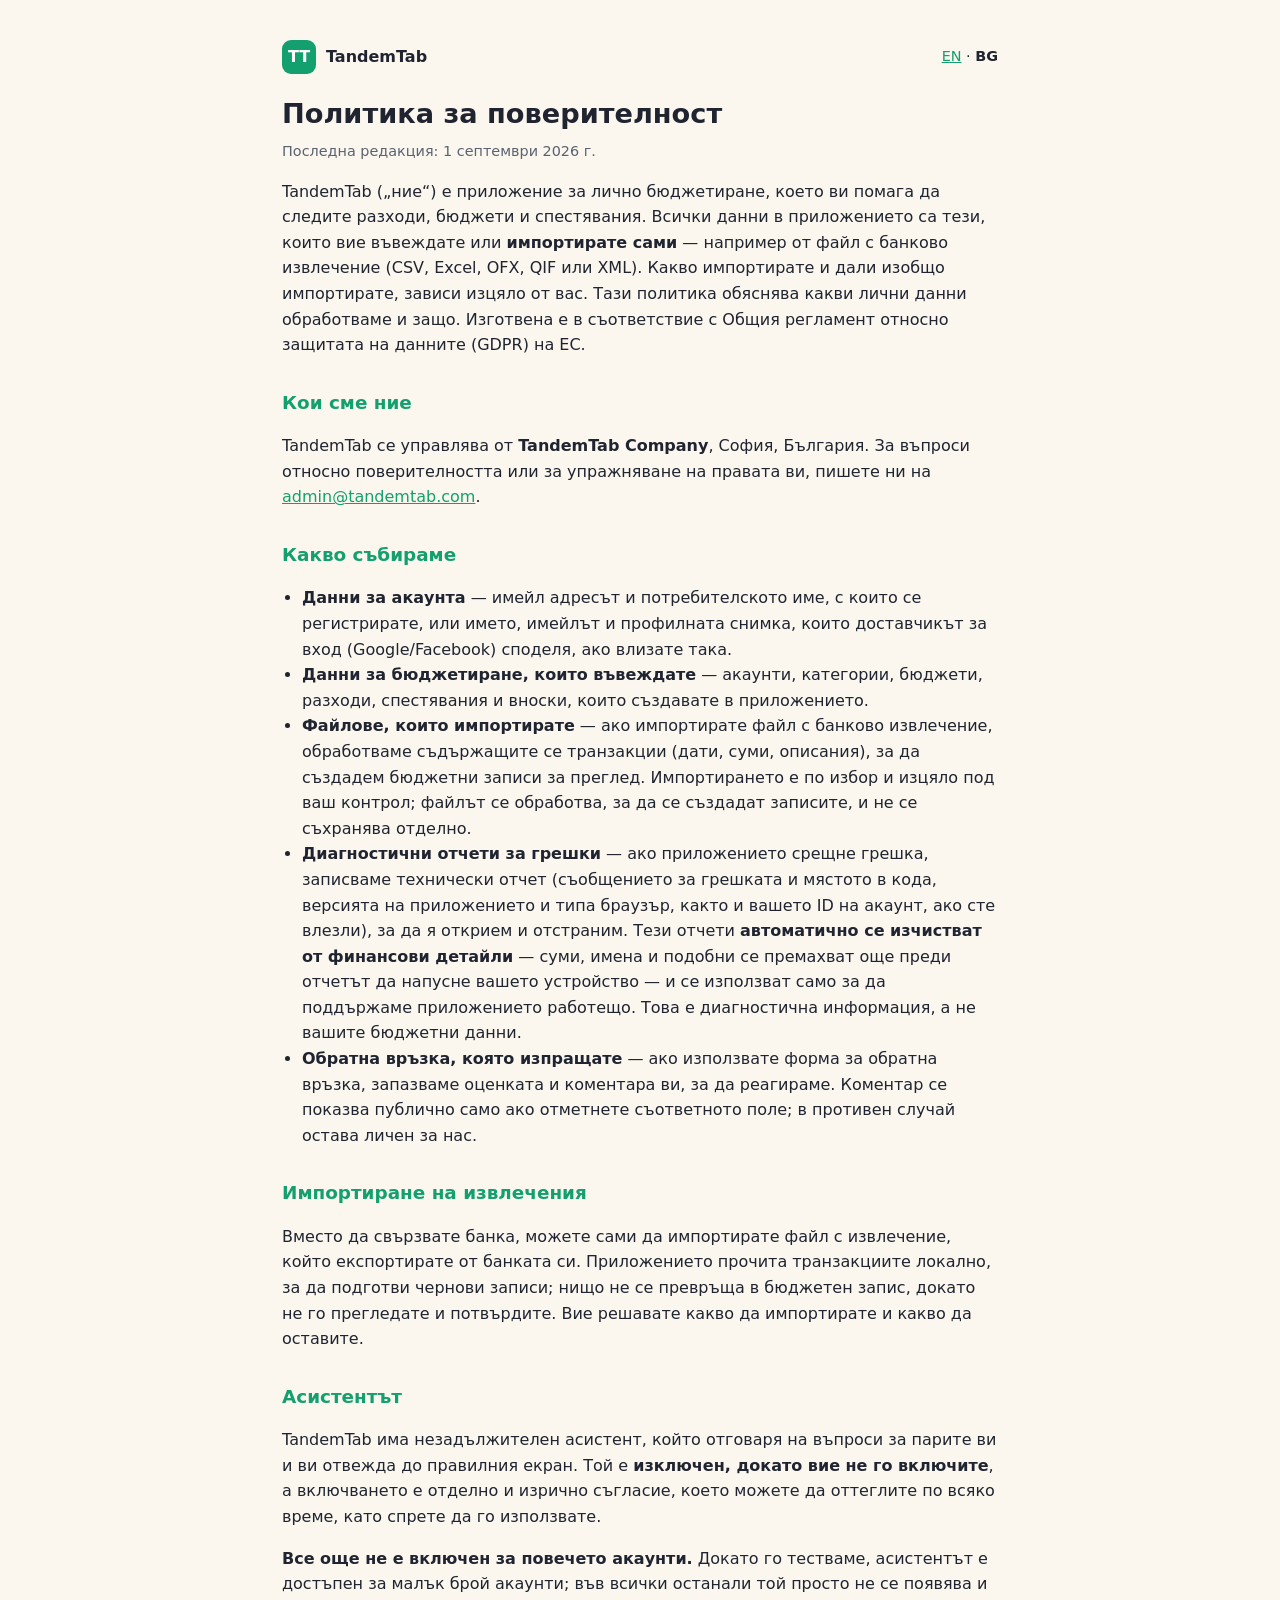
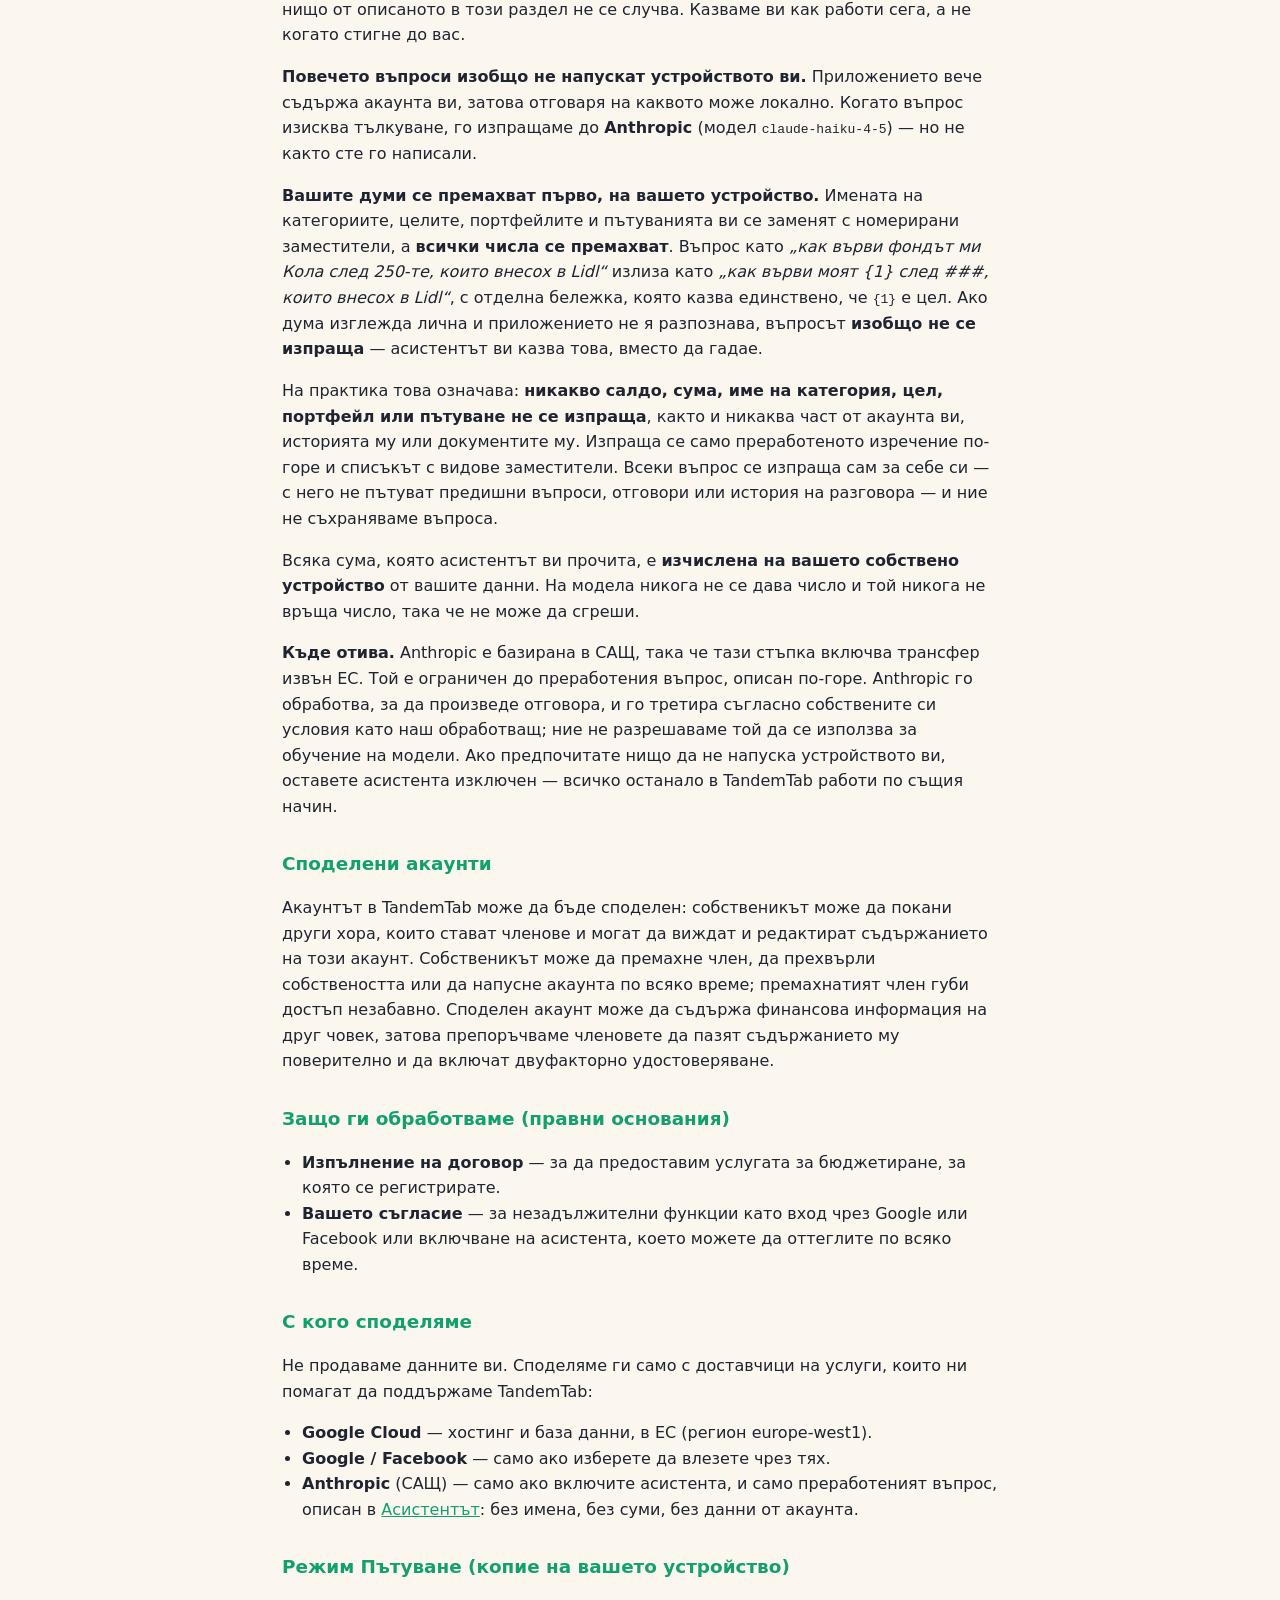
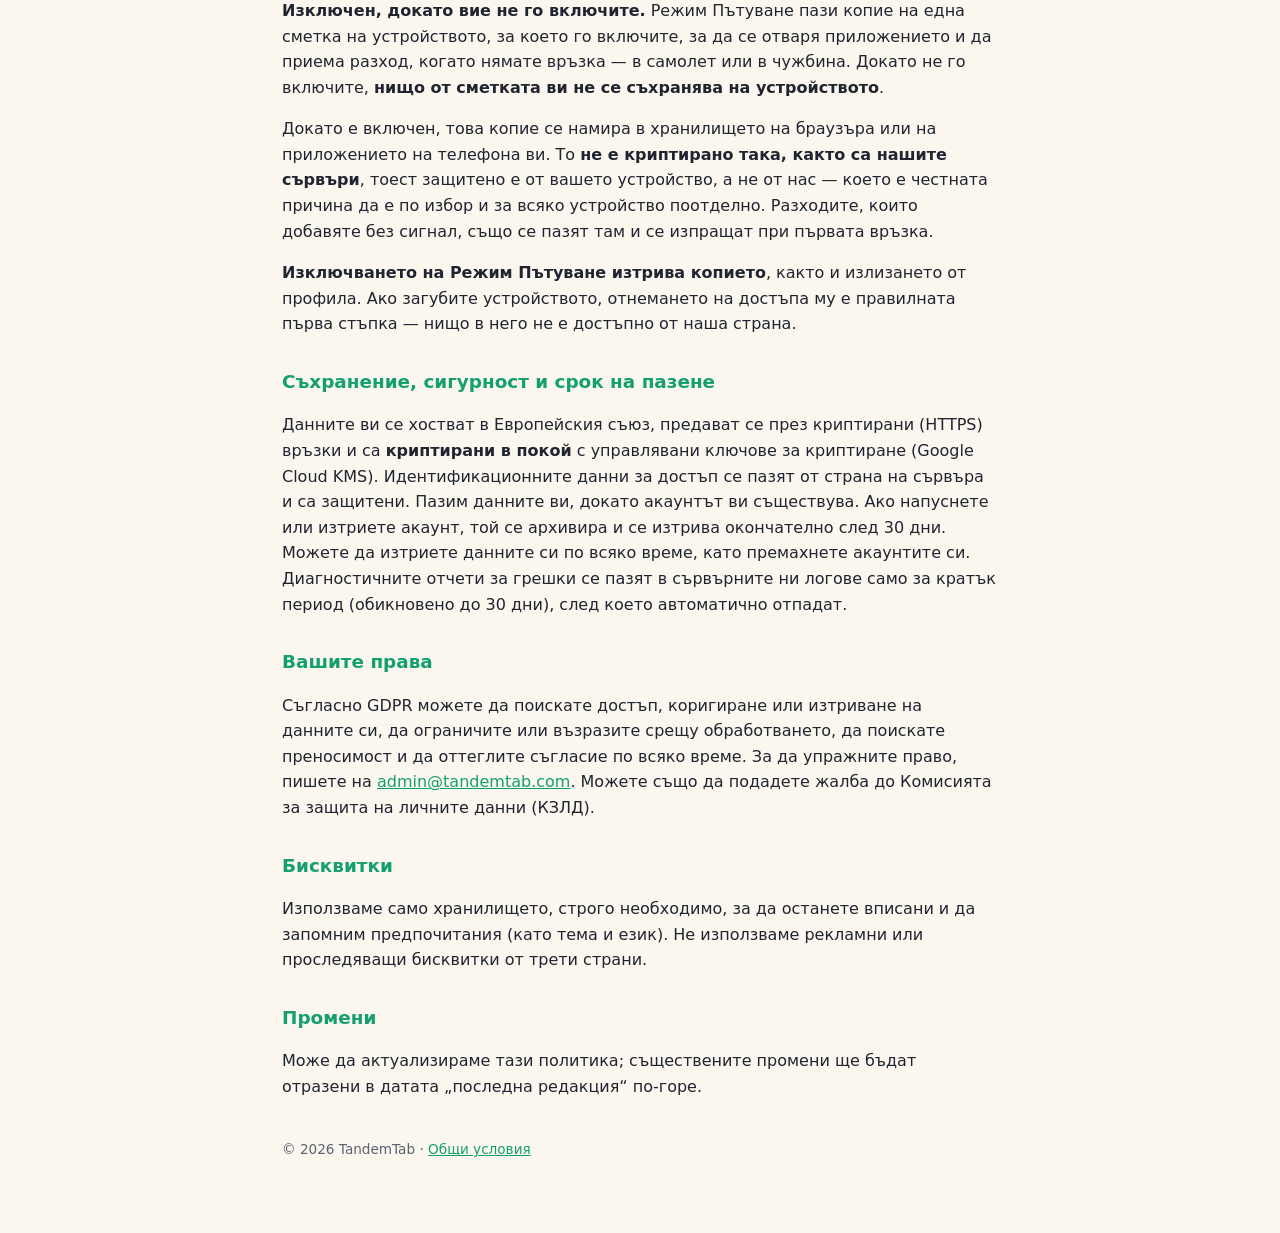
<file: src/FinApp.App.Web/wwwroot/privacy.bg.html>
<!DOCTYPE html>
<html lang="bg">
<head>
    <meta charset="utf-8" />
    <meta name="viewport" content="width=device-width, initial-scale=1" />
    <title>Политика за поверителност — TandemTab</title>
    <style>
        :root { --mint: #13a06e; --ink: #1f2430; --muted: #5b6270; --cream: #fbf7ef; --line: #e6e2d8; }
        * { box-sizing: border-box; }
        body { margin: 0; background: var(--cream); color: var(--ink); font-family: system-ui, -apple-system, "Segoe UI", Roboto, sans-serif; line-height: 1.6; }
        .wrap { max-width: 760px; margin: 0 auto; padding: 40px 22px 72px; }
        header { display: flex; align-items: center; gap: 10px; margin-bottom: 8px; }
        .logo { width: 34px; height: 34px; border-radius: 9px; background: var(--mint); color: #fff; display: grid; place-items: center; font-weight: 800; }
        .lang { margin-left: auto; font-size: .9rem; }
        h1 { font-size: 1.7rem; margin: 18px 0 4px; }
        h2 { font-size: 1.15rem; margin: 30px 0 8px; color: var(--mint); }
        .updated { color: var(--muted); font-size: .9rem; margin: 0 0 8px; }
        a { color: var(--mint); }
        ul { padding-left: 20px; }
        footer { margin-top: 40px; color: var(--muted); font-size: .85rem; }
    </style>
</head>
<body>
    <div class="wrap">
        <header><span class="logo">TT</span> <strong>TandemTab</strong>
            <span class="lang"><a href="/privacy.html">EN</a> · <strong>BG</strong></span></header>
        <h1>Политика за поверителност</h1>
        <p class="updated">Последна редакция: 1 септември 2026 г.</p>

        <p>TandemTab („ние“) е приложение за лично бюджетиране, което ви помага да следите разходи, бюджети и
        спестявания. Всички данни в приложението са тези, които вие въвеждате или <strong>импортирате сами</strong> —
        например от файл с банково извлечение (CSV, Excel, OFX, QIF или XML). Какво импортирате и дали изобщо
        импортирате, зависи изцяло от вас. Тази политика обяснява какви лични данни обработваме и защо. Изготвена е в
        съответствие с Общия регламент относно защитата на данните (GDPR) на ЕС.</p>

        <h2>Кои сме ние</h2>
        <p>TandemTab се управлява от <strong>TandemTab Company</strong>, София, България. За въпроси относно
        поверителността или за упражняване на правата ви, пишете ни на
        <a href="mailto:admin@tandemtab.com">admin@tandemtab.com</a>.</p>

        <h2>Какво събираме</h2>
        <ul>
            <li><strong>Данни за акаунта</strong> — имейл адресът и потребителското име, с които се регистрирате, или
            името, имейлът и профилната снимка, които доставчикът за вход (Google/Facebook) споделя, ако влизате така.</li>
            <li><strong>Данни за бюджетиране, които въвеждате</strong> — акаунти, категории, бюджети, разходи,
            спестявания и вноски, които създавате в приложението.</li>
            <li><strong>Файлове, които импортирате</strong> — ако импортирате файл с банково извлечение, обработваме
            съдържащите се транзакции (дати, суми, описания), за да създадем бюджетни записи за преглед. Импортирането е
            по избор и изцяло под ваш контрол; файлът се обработва, за да се създадат записите, и не се съхранява
            отделно.</li>
            <li><strong>Диагностични отчети за грешки</strong> — ако приложението срещне грешка, записваме технически
            отчет (съобщението за грешката и мястото в кода, версията на приложението и типа браузър, както и вашето
            ID на акаунт, ако сте влезли), за да я открием и отстраним. Тези отчети <strong>автоматично се изчистват
            от финансови детайли</strong> — суми, имена и подобни се премахват още преди отчетът да напусне вашето
            устройство — и се използват само за да поддържаме приложението работещо. Това е диагностична информация,
            а не вашите бюджетни данни.</li>
            <li><strong>Обратна връзка, която изпращате</strong> — ако използвате форма за обратна връзка, запазваме
            оценката и коментара ви, за да реагираме. Коментар се показва публично само ако отметнете съответното
            поле; в противен случай остава личен за нас.</li>
        </ul>

        <!-- Open Banking / свързване с банка — коментирано (в момента не се предлага), запазено за евентуална бъдеща употреба:
        <h2>Open Banking</h2>
        <p>Свързването с банки се осъществява от <strong>Enable Banking Oy</strong>, лицензиран доставчик на услуги
        за информация за сметки (AISP), който действа като технически и регулиран посредник между TandemTab и вашата
        банка. Когато свържете банка:</p>
        <ul>
            <li>Пренасочвате се към банката си (чрез Enable Banking), за да се удостоверите и да дадете съгласие сами.</li>
            <li>Достъпът е строго <strong>само за четене</strong> — транзакции, салда и данни за сметката. Плащания
            не могат да се извършват.</li>
            <li>Съгласието е ограничено във времето (обикновено до 90 дни, съгласно закона) и трябва да се подновява.
            Можете да го оттеглите по всяко време от банката си или като премахнете връзката в приложението.</li>
            <li>Изтеглените транзакции ви се показват за преглед; нищо не се превръща в бюджетен запис, докато не го
            потвърдите.</li>
            <li>Тъй като банковата връзка внася <strong>реални финансови данни</strong> в приложението, трябва да имате
            <strong>потвърден имейл адрес</strong>, преди да можете да свържете банка или да виждате нейните данни, и
            <strong>силно препоръчваме да включите двуфакторно удостоверяване</strong> за акаунта си. Можете да го
            включите от профила си.</li>
        </ul>
        -->
        <h2>Импортиране на извлечения</h2>
        <p>Вместо да свързвате банка, можете сами да импортирате файл с извлечение, който експортирате от банката си.
        Приложението прочита транзакциите локално, за да подготви чернови записи; нищо не се превръща в бюджетен запис,
        докато не го прегледате и потвърдите. Вие решавате какво да импортирате и какво да оставите.</p>

        <h2 id="assistant">Асистентът</h2>
        <p>TandemTab има незадължителен асистент, който отговаря на въпроси за парите ви и ви отвежда до правилния
        екран. Той е <strong>изключен, докато вие не го включите</strong>, а включването е отделно и изрично съгласие,
        което можете да оттеглите по всяко време, като спрете да го използвате.</p>
        <p><strong>Все още не е включен за повечето акаунти.</strong> Докато го тестваме, асистентът е достъпен за
        малък брой акаунти; във всички останали той просто не се появява и нищо от описаното в този раздел не се
        случва. Казваме ви как работи сега, а не когато стигне до вас.</p>
        <p><strong>Повечето въпроси изобщо не напускат устройството ви.</strong> Приложението вече съдържа акаунта ви,
        затова отговаря на каквото може локално. Когато въпрос изисква тълкуване, го изпращаме до
        <strong>Anthropic</strong> (модел <code>claude-haiku-4-5</code>) — но не както сте го написали.</p>
        <p><strong>Вашите думи се премахват първо, на вашето устройство.</strong> Имената на категориите, целите,
        портфейлите и пътуванията ви се заменят с номерирани заместители, а <strong>всички числа се премахват</strong>.
        Въпрос като <em>„как върви фондът ми Кола след 250-те, които внесох в Lidl“</em> излиза като
        <em>„как върви моят {1} след ###, които внесох в Lidl“</em>, с отделна бележка, която казва единствено, че
        <code>{1}</code> е цел. Ако дума изглежда лична и приложението не я разпознава, въпросът
        <strong>изобщо не се изпраща</strong> — асистентът ви казва това, вместо да гадае.</p>
        <p>На практика това означава: <strong>никакво салдо, сума, име на категория, цел, портфейл или пътуване не се
        изпраща</strong>, както и никаква част от акаунта ви, историята му или документите му. Изпраща се само
        преработеното изречение по-горе и списъкът с видове заместители. Всеки въпрос се изпраща сам за себе си — с
        него не пътуват предишни въпроси, отговори или история на разговора — и ние не съхраняваме въпроса.</p>
        <p>Всяка сума, която асистентът ви прочита, е <strong>изчислена на вашето собствено устройство</strong> от
        вашите данни. На модела никога не се дава число и той никога не връща число, така че не може да сгреши.</p>
        <p><strong>Къде отива.</strong> Anthropic е базирана в САЩ, така че тази стъпка включва трансфер извън ЕС. Той
        е ограничен до преработения въпрос, описан по-горе. Anthropic го обработва, за да произведе отговора, и го
        третира съгласно собствените си условия като наш обработващ; ние не разрешаваме той да се използва за обучение
        на модели. Ако предпочитате нищо да не напуска устройството ви, оставете асистента изключен — всичко останало в
        TandemTab работи по същия начин.</p>

        <h2>Споделени акаунти</h2>
        <p>Акаунтът в TandemTab може да бъде споделен: собственикът може да покани други хора, които стават членове и
        могат да виждат и редактират съдържанието на този акаунт. Собственикът може да премахне член, да прехвърли
        собствеността или да напусне акаунта по всяко време; премахнатият член губи достъп незабавно. Споделен акаунт
        може да съдържа финансова информация на друг човек, затова препоръчваме членовете да пазят съдържанието му
        поверително и да включат двуфакторно удостоверяване.</p>

        <h2>Защо ги обработваме (правни основания)</h2>
        <ul>
            <li><strong>Изпълнение на договор</strong> — за да предоставим услугата за бюджетиране, за която се
            регистрирате.</li>
            <li><strong>Вашето съгласие</strong> — за незадължителни функции като вход чрез Google или Facebook или
            включване на асистента, което можете да оттеглите по всяко време.</li>
        </ul>

        <h2>С кого споделяме</h2>
        <p>Не продаваме данните ви. Споделяме ги само с доставчици на услуги, които ни помагат да поддържаме TandemTab:</p>
        <ul>
            <!-- <li><strong>Enable Banking Oy</strong> — свързаност с Open Banking (само когато свържете банка).</li> -->
            <li><strong>Google Cloud</strong> — хостинг и база данни, в ЕС (регион europe-west1).</li>
            <li><strong>Google / Facebook</strong> — само ако изберете да влезете чрез тях.</li>
            <li><strong>Anthropic</strong> (САЩ) — само ако включите асистента, и само преработеният въпрос, описан в
            <a href="#assistant">Асистентът</a>: без имена, без суми, без данни от акаунта.</li>
        </ul>

        <h2>Режим Пътуване (копие на вашето устройство)</h2>
        <p><strong>Изключен, докато вие не го включите.</strong> Режим Пътуване пази копие на една сметка на
        устройството, за което го включите, за да се отваря приложението и да приема разход, когато нямате връзка —
        в самолет или в чужбина. Докато не го включите, <strong>нищо от сметката ви не се съхранява на
        устройството</strong>.</p>
        <p>Докато е включен, това копие се намира в хранилището на браузъра или на приложението на телефона ви. То
        <strong>не е криптирано така, както са нашите сървъри</strong>, тоест защитено е от вашето устройство, а не
        от нас — което е честната причина да е по избор и за всяко устройство поотделно. Разходите, които добавяте
        без сигнал, също се пазят там и се изпращат при първата връзка.</p>
        <p><strong>Изключването на Режим Пътуване изтрива копието</strong>, както и излизането от профила. Ако
        загубите устройството, отнемането на достъпа му е правилната първа стъпка — нищо в него не е достъпно от
        наша страна.</p>

        <h2>Съхранение, сигурност и срок на пазене</h2>
        <p>Данните ви се хостват в Европейския съюз, предават се през криптирани (HTTPS) връзки и са
        <strong>криптирани в покой</strong> с управлявани ключове за криптиране (Google Cloud KMS). Идентификационните
        данни за достъп се пазят от страна на сървъра и са защитени. Пазим данните ви, докато акаунтът ви съществува.
        Ако напуснете или изтриете акаунт, той се архивира и се изтрива окончателно след 30 дни. Можете да изтриете
        данните си по всяко време, като премахнете акаунтите си. Диагностичните отчети за грешки се пазят в
        сървърните ни логове само за кратък период (обикновено до 30 дни), след което автоматично отпадат.</p>

        <h2>Вашите права</h2>
        <p>Съгласно GDPR можете да поискате достъп, коригиране или изтриване на данните си, да ограничите или възразите
        срещу обработването, да поискате преносимост и да оттеглите съгласие по всяко време. За да упражните право,
        пишете на
        <a href="mailto:admin@tandemtab.com">admin@tandemtab.com</a>. Можете също да подадете жалба
        до Комисията за защита на личните данни (КЗЛД).</p>

        <h2>Бисквитки</h2>
        <p>Използваме само хранилището, строго необходимо, за да останете вписани и да запомним предпочитания (като
        тема и език). Не използваме рекламни или проследяващи бисквитки от трети страни.</p>

        <h2>Промени</h2>
        <p>Може да актуализираме тази политика; съществените промени ще бъдат отразени в датата „последна редакция“
        по-горе.</p>

        <footer>© 2026 TandemTab · <a href="/terms.bg.html">Общи условия</a></footer>
    </div>
</body>
</html>
</file>
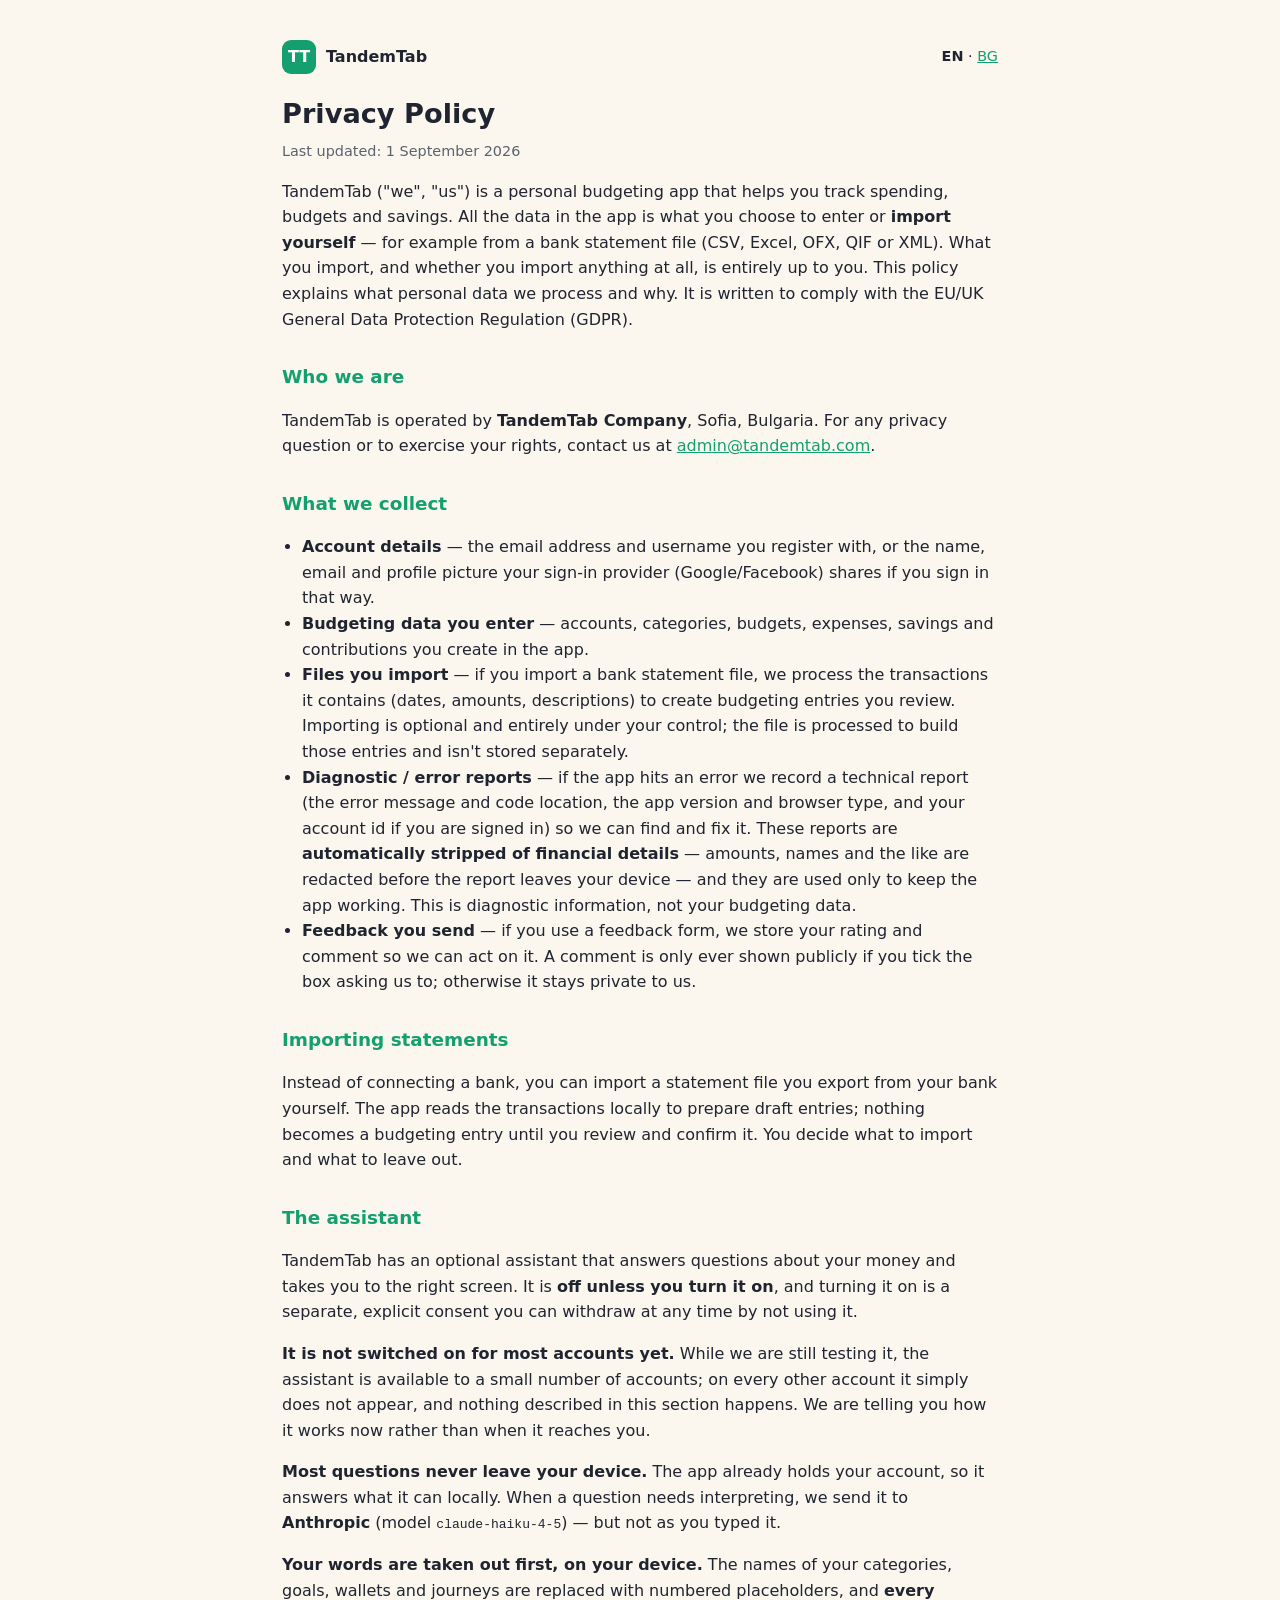
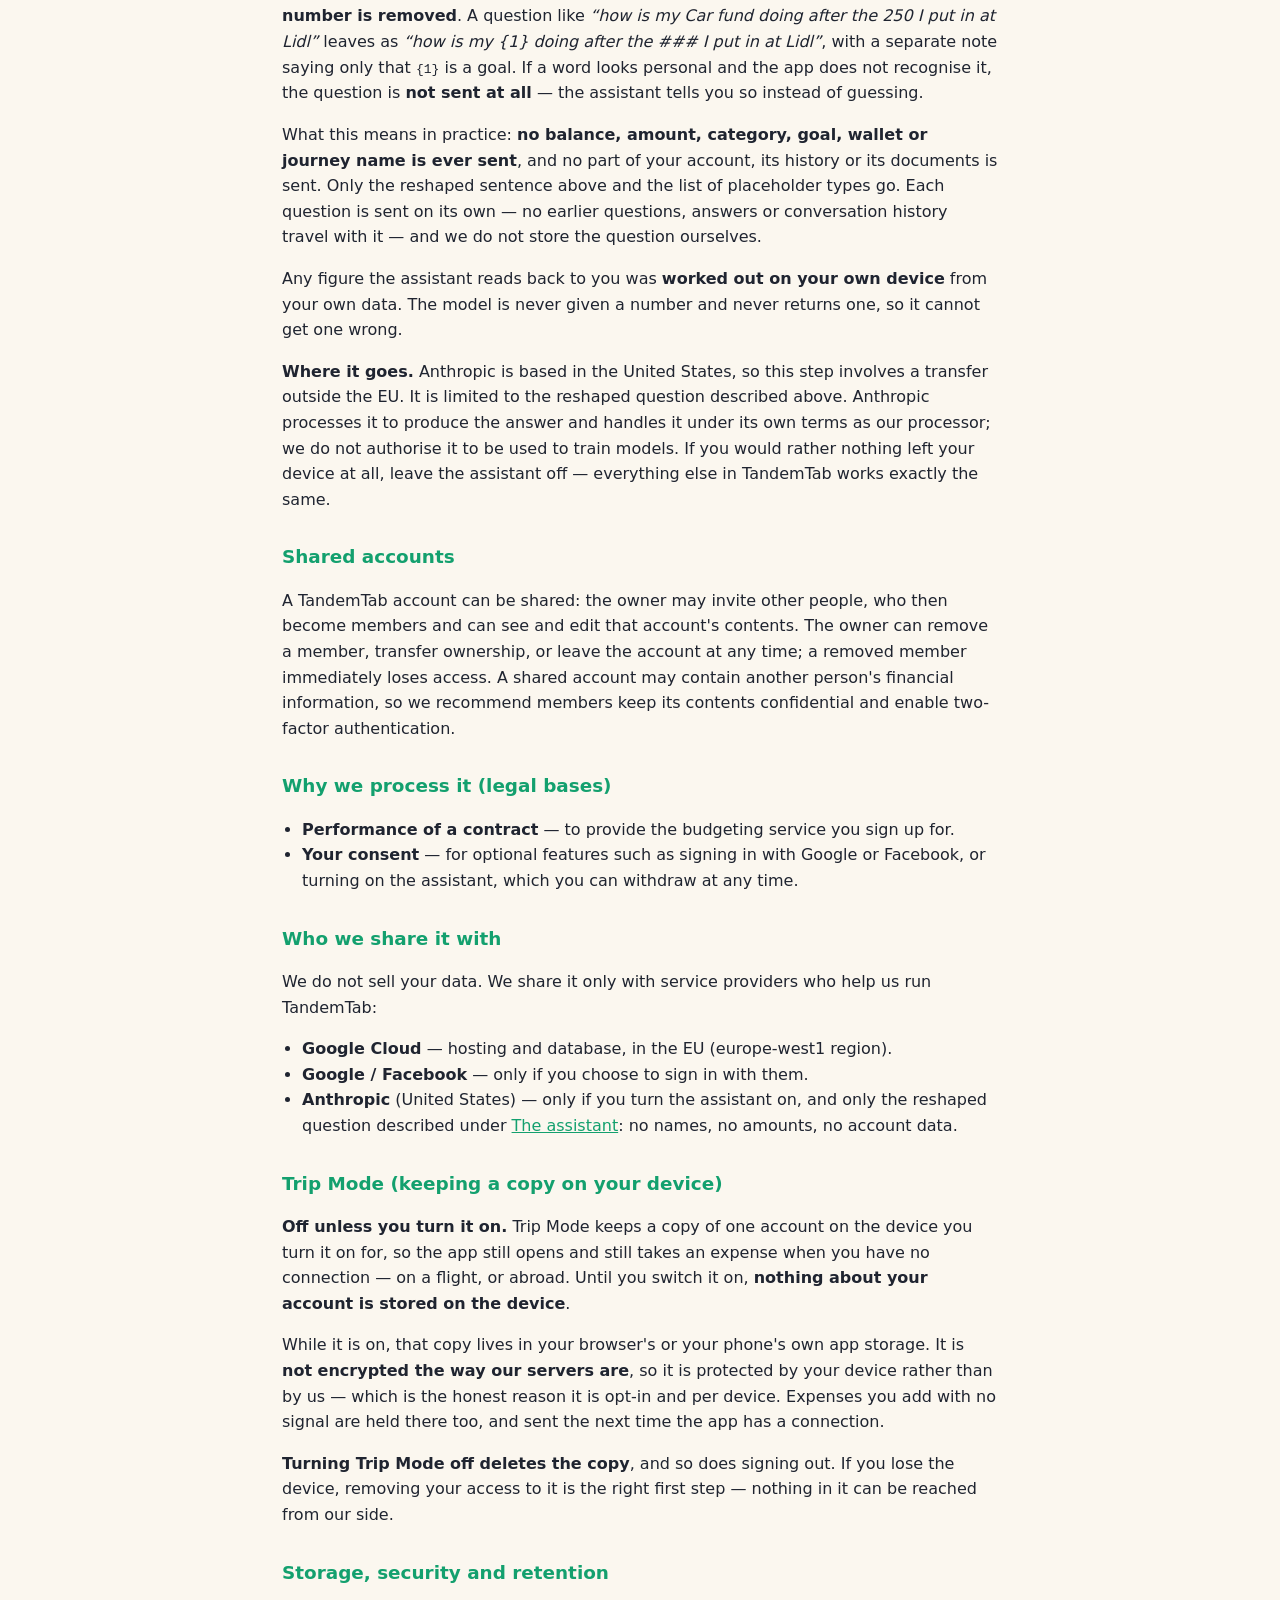
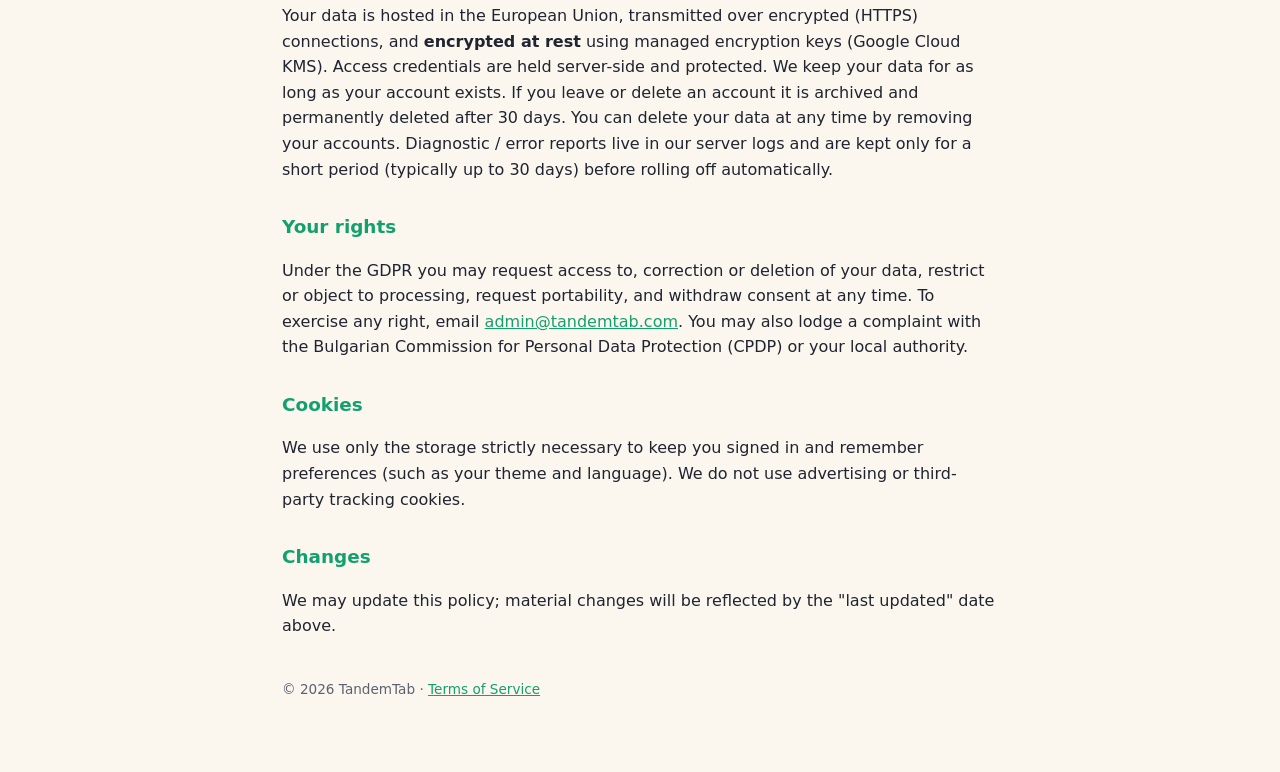
<file: src/FinApp.App.Web/wwwroot/privacy.html>
<!DOCTYPE html>
<html lang="en">
<head>
    <meta charset="utf-8" />
    <meta name="viewport" content="width=device-width, initial-scale=1" />
    <title>Privacy Policy — TandemTab</title>
    <style>
        :root { --mint: #13a06e; --ink: #1f2430; --muted: #5b6270; --cream: #fbf7ef; --line: #e6e2d8; }
        * { box-sizing: border-box; }
        body { margin: 0; background: var(--cream); color: var(--ink); font-family: system-ui, -apple-system, "Segoe UI", Roboto, sans-serif; line-height: 1.6; }
        .wrap { max-width: 760px; margin: 0 auto; padding: 40px 22px 72px; }
        header { display: flex; align-items: center; gap: 10px; margin-bottom: 8px; }
        .logo { width: 34px; height: 34px; border-radius: 9px; background: var(--mint); color: #fff; display: grid; place-items: center; font-weight: 800; }
        .lang { margin-left: auto; font-size: .9rem; }
        h1 { font-size: 1.7rem; margin: 18px 0 4px; }
        h2 { font-size: 1.15rem; margin: 30px 0 8px; color: var(--mint); }
        .updated { color: var(--muted); font-size: .9rem; margin: 0 0 8px; }
        a { color: var(--mint); }
        ul { padding-left: 20px; }
        footer { margin-top: 40px; color: var(--muted); font-size: .85rem; }
    </style>
</head>
<body>
    <div class="wrap">
        <header><span class="logo">TT</span> <strong>TandemTab</strong>
            <span class="lang"><strong>EN</strong> · <a href="/privacy.bg.html">BG</a></span></header>
        <h1>Privacy Policy</h1>
        <p class="updated">Last updated: 1 September 2026</p>

        <p>TandemTab ("we", "us") is a personal budgeting app that helps you track spending, budgets and savings.
        All the data in the app is what you choose to enter or <strong>import yourself</strong> — for example from a
        bank statement file (CSV, Excel, OFX, QIF or XML). What you import, and whether you import anything at all, is
        entirely up to you. This policy explains what personal data we process and why. It is written to comply with the
        EU/UK General Data Protection Regulation (GDPR).</p>

        <h2>Who we are</h2>
        <p>TandemTab is operated by <strong>TandemTab Company</strong>, Sofia, Bulgaria. For any privacy question or to
        exercise your rights, contact us at <a href="mailto:admin@tandemtab.com">admin@tandemtab.com</a>.</p>

        <h2>What we collect</h2>
        <ul>
            <li><strong>Account details</strong> — the email address and username you register with, or the name,
            email and profile picture your sign-in provider (Google/Facebook) shares if you sign in that way.</li>
            <li><strong>Budgeting data you enter</strong> — accounts, categories, budgets, expenses, savings and
            contributions you create in the app.</li>
            <li><strong>Files you import</strong> — if you import a bank statement file, we process the transactions it
            contains (dates, amounts, descriptions) to create budgeting entries you review. Importing is optional and
            entirely under your control; the file is processed to build those entries and isn't stored separately.</li>
            <li><strong>Diagnostic / error reports</strong> — if the app hits an error we record a technical report
            (the error message and code location, the app version and browser type, and your account id if you are
            signed in) so we can find and fix it. These reports are <strong>automatically stripped of financial
            details</strong> — amounts, names and the like are redacted before the report leaves your device — and
            they are used only to keep the app working. This is diagnostic information, not your budgeting data.</li>
            <li><strong>Feedback you send</strong> — if you use a feedback form, we store your rating and comment so
            we can act on it. A comment is only ever shown publicly if you tick the box asking us to; otherwise it
            stays private to us.</li>
        </ul>

        <!-- Open Banking / bank-connection integration — commented out (not currently offered), kept for possible future use:
        <h2>Open Banking</h2>
        <p>Bank connections are provided by <strong>Enable Banking Oy</strong>, a regulated Account Information
        Service Provider (AISP), which acts as the technical and regulated intermediary between TandemTab and your
        bank. When you link a bank:</p>
        <ul>
            <li>You are redirected to your bank (via Enable Banking) to authenticate and grant consent yourself.</li>
            <li>Access is strictly <strong>read-only</strong> — transactions, balances and account details. No
            payments can be made.</li>
            <li>Consent is time-limited (typically up to 90 days, as required by law) and must be renewed. You can
            revoke it at any time from your bank or by removing the connection in the app.</li>
            <li>Fetched transactions are shown to you for review; nothing becomes a budgeting entry until you confirm it.</li>
            <li>Because a bank connection brings <strong>real financial data</strong> into the app, you must have a
            <strong>verified email address</strong> before you can link a bank or view its data, and we
            <strong>strongly recommend enabling two-factor authentication</strong> on your account. You can turn on
            two-factor authentication in your profile.</li>
        </ul>
        -->
        <h2>Importing statements</h2>
        <p>Instead of connecting a bank, you can import a statement file you export from your bank yourself. The app
        reads the transactions locally to prepare draft entries; nothing becomes a budgeting entry until you review and
        confirm it. You decide what to import and what to leave out.</p>

        <h2 id="assistant">The assistant</h2>
        <p>TandemTab has an optional assistant that answers questions about your money and takes you to the right
        screen. It is <strong>off unless you turn it on</strong>, and turning it on is a separate, explicit consent you
        can withdraw at any time by not using it.</p>
        <p><strong>It is not switched on for most accounts yet.</strong> While we are still testing it, the assistant
        is available to a small number of accounts; on every other account it simply does not appear, and nothing
        described in this section happens. We are telling you how it works now rather than when it reaches you.</p>
        <p><strong>Most questions never leave your device.</strong> The app already holds your account, so it answers
        what it can locally. When a question needs interpreting, we send it to <strong>Anthropic</strong> (model
        <code>claude-haiku-4-5</code>) — but not as you typed it.</p>
        <p><strong>Your words are taken out first, on your device.</strong> The names of your categories, goals,
        wallets and journeys are replaced with numbered placeholders, and <strong>every number is removed</strong>. A
        question like <em>“how is my Car fund doing after the 250 I put in at Lidl”</em> leaves as
        <em>“how is my {1} doing after the ### I put in at Lidl”</em>, with a separate note saying only that
        <code>{1}</code> is a goal. If a word looks personal and the app does not recognise it, the question is
        <strong>not sent at all</strong> — the assistant tells you so instead of guessing.</p>
        <p>What this means in practice: <strong>no balance, amount, category, goal, wallet or journey name is ever
        sent</strong>, and no part of your account, its history or its documents is sent. Only the reshaped sentence
        above and the list of placeholder types go. Each question is sent on its own — no earlier questions, answers or
        conversation history travel with it — and we do not store the question ourselves.</p>
        <p>Any figure the assistant reads back to you was <strong>worked out on your own device</strong> from your own
        data. The model is never given a number and never returns one, so it cannot get one wrong.</p>
        <p><strong>Where it goes.</strong> Anthropic is based in the United States, so this step involves a transfer
        outside the EU. It is limited to the reshaped question described above. Anthropic processes it to produce the
        answer and handles it under its own terms as our processor; we do not authorise it to be used to train models.
        If you would rather nothing left your device at all, leave the assistant off — everything else in TandemTab
        works exactly the same.</p>

        <h2>Shared accounts</h2>
        <p>A TandemTab account can be shared: the owner may invite other people, who then become members and can see
        and edit that account's contents. The owner can remove a member, transfer ownership, or leave the account at
        any time; a removed member immediately loses access. A shared account may contain another person's financial
        information, so we recommend members keep its contents confidential and enable two-factor authentication.</p>

        <h2>Why we process it (legal bases)</h2>
        <ul>
            <li><strong>Performance of a contract</strong> — to provide the budgeting service you sign up for.</li>
            <li><strong>Your consent</strong> — for optional features such as signing in with Google or Facebook, or turning on the assistant, which you can withdraw at any time.</li>
        </ul>

        <h2>Who we share it with</h2>
        <p>We do not sell your data. We share it only with service providers who help us run TandemTab:</p>
        <ul>
            <!-- <li><strong>Enable Banking Oy</strong> — Open Banking connectivity (only when you link a bank).</li> -->
            <li><strong>Google Cloud</strong> — hosting and database, in the EU (europe-west1 region).</li>
            <li><strong>Google / Facebook</strong> — only if you choose to sign in with them.</li>
            <li><strong>Anthropic</strong> (United States) — only if you turn the assistant on, and only the reshaped
            question described under <a href="#assistant">The assistant</a>: no names, no amounts, no account data.</li>
        </ul>

        <h2>Trip Mode (keeping a copy on your device)</h2>
        <p><strong>Off unless you turn it on.</strong> Trip Mode keeps a copy of one account on the device you turn
        it on for, so the app still opens and still takes an expense when you have no connection — on a flight, or
        abroad. Until you switch it on, <strong>nothing about your account is stored on the device</strong>.</p>
        <p>While it is on, that copy lives in your browser's or your phone's own app storage. It is <strong>not
        encrypted the way our servers are</strong>, so it is protected by your device rather than by us — which is
        the honest reason it is opt-in and per device. Expenses you add with no signal are held there too, and sent
        the next time the app has a connection.</p>
        <p><strong>Turning Trip Mode off deletes the copy</strong>, and so does signing out. If you lose the device,
        removing your access to it is the right first step — nothing in it can be reached from our side.</p>

        <h2>Storage, security and retention</h2>
        <p>Your data is hosted in the European Union, transmitted over encrypted (HTTPS) connections, and
        <strong>encrypted at rest</strong> using managed encryption keys (Google Cloud KMS). Access credentials are
        held server-side and protected. We keep your data for as long as your account exists. If you leave or delete an
        account it is archived and permanently deleted after 30 days. You can delete your data at any time by removing
        your accounts. Diagnostic / error reports live in our server logs and are kept only for a short period
        (typically up to 30 days) before rolling off automatically.</p>

        <h2>Your rights</h2>
        <p>Under the GDPR you may request access to, correction or deletion of your data, restrict or object to
        processing, request portability, and withdraw consent at any time. To
        exercise any right, email <a href="mailto:admin@tandemtab.com">admin@tandemtab.com</a>. You may
        also lodge a complaint with the Bulgarian Commission for Personal Data Protection (CPDP) or your local authority.</p>

        <h2>Cookies</h2>
        <p>We use only the storage strictly necessary to keep you signed in and remember preferences (such as your
        theme and language). We do not use advertising or third-party tracking cookies.</p>

        <h2>Changes</h2>
        <p>We may update this policy; material changes will be reflected by the "last updated" date above.</p>

        <footer>© 2026 TandemTab · <a href="/terms.html">Terms of Service</a></footer>
    </div>
</body>
</html>
</file>
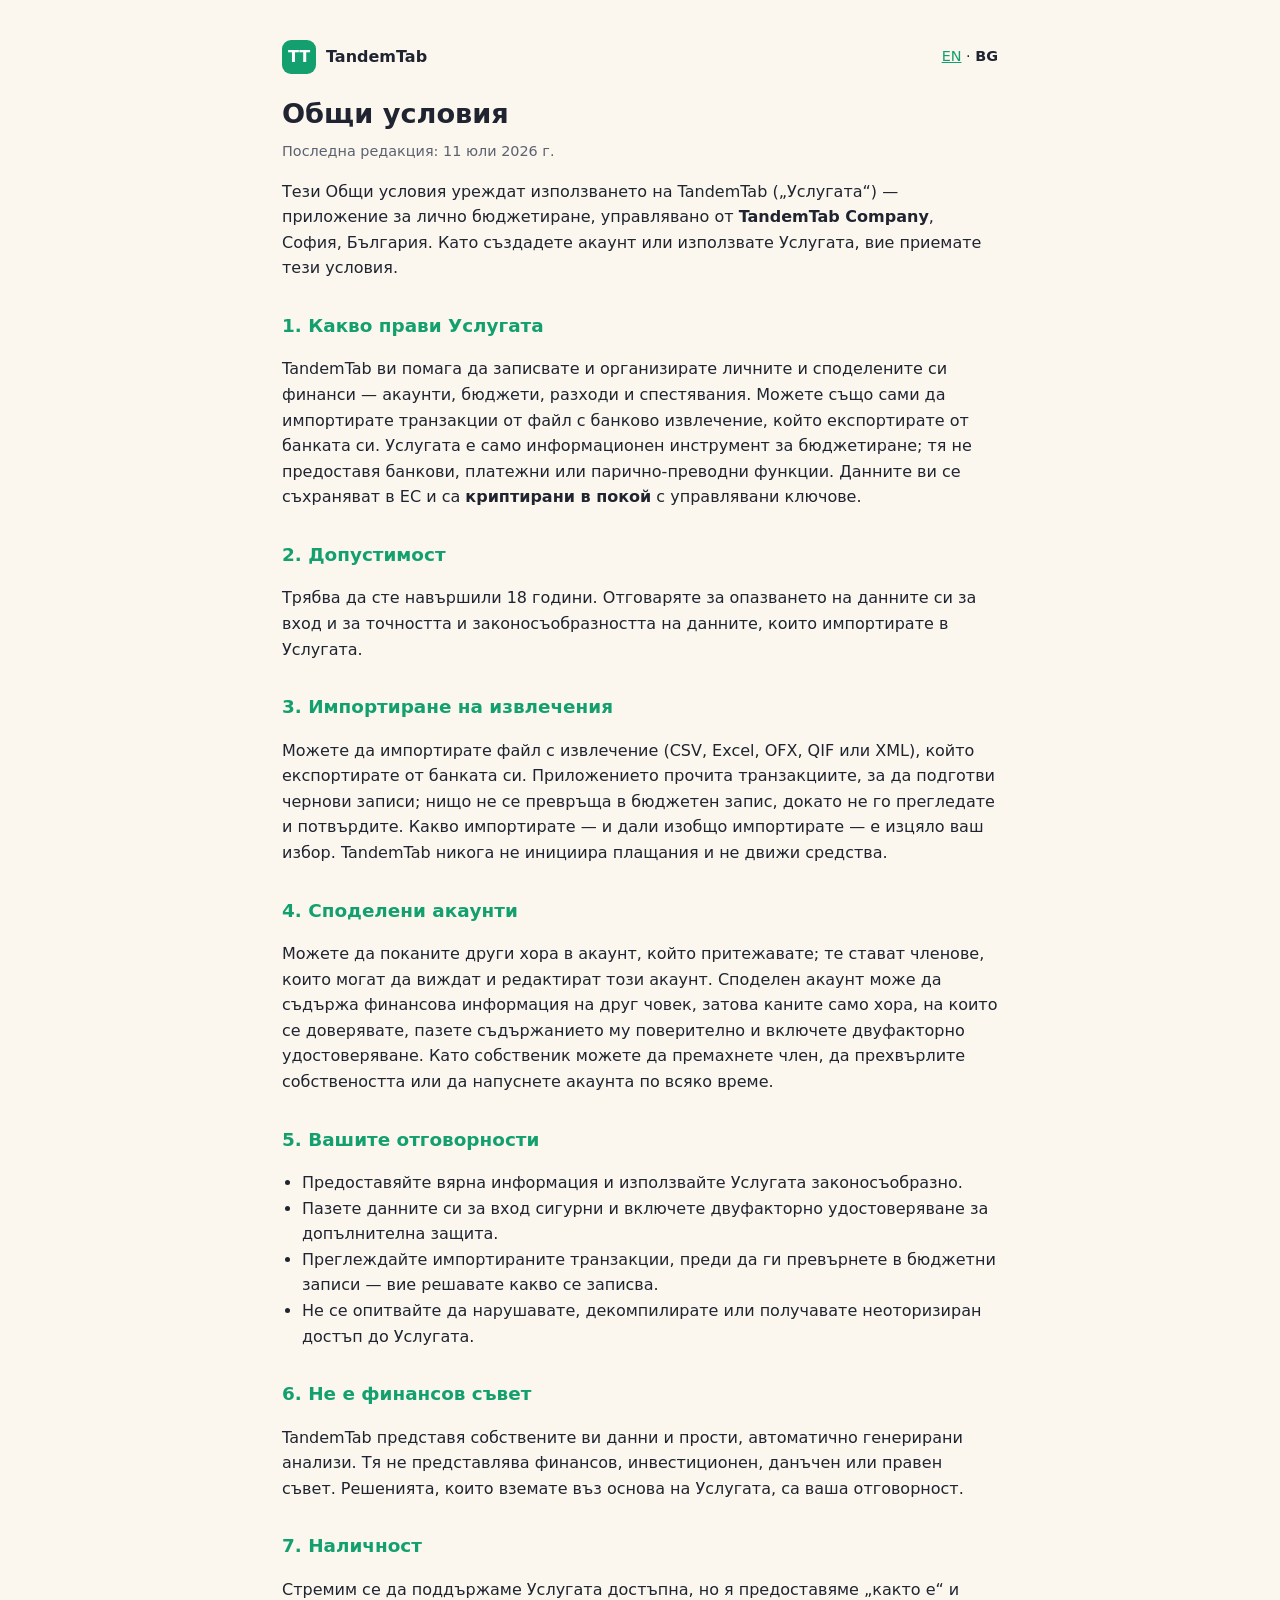
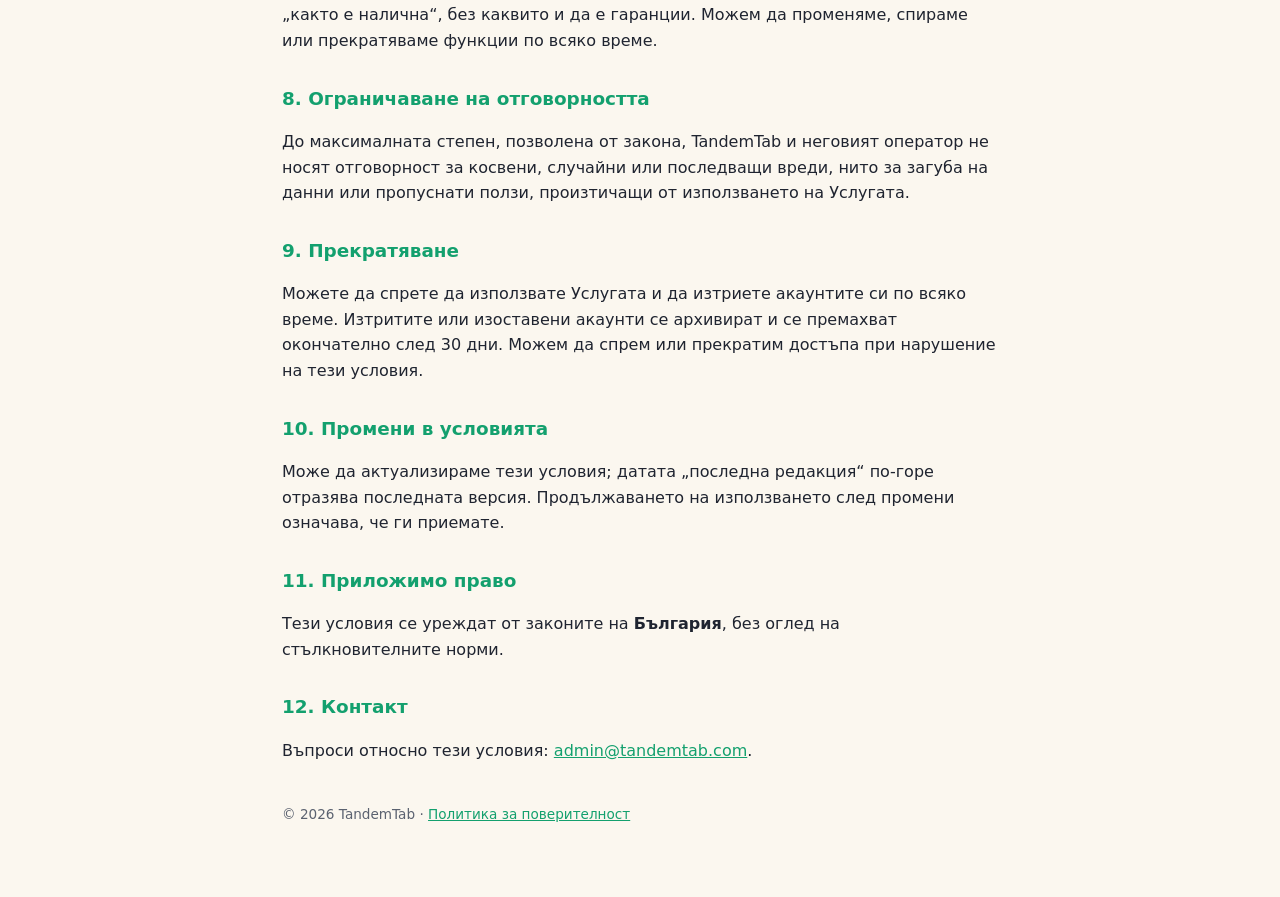
<file: src/FinApp.App.Web/wwwroot/terms.bg.html>
<!DOCTYPE html>
<html lang="bg">
<head>
    <meta charset="utf-8" />
    <meta name="viewport" content="width=device-width, initial-scale=1" />
    <title>Общи условия — TandemTab</title>
    <style>
        :root { --mint: #13a06e; --ink: #1f2430; --muted: #5b6270; --cream: #fbf7ef; --line: #e6e2d8; }
        * { box-sizing: border-box; }
        body { margin: 0; background: var(--cream); color: var(--ink); font-family: system-ui, -apple-system, "Segoe UI", Roboto, sans-serif; line-height: 1.6; }
        .wrap { max-width: 760px; margin: 0 auto; padding: 40px 22px 72px; }
        header { display: flex; align-items: center; gap: 10px; margin-bottom: 8px; }
        .logo { width: 34px; height: 34px; border-radius: 9px; background: var(--mint); color: #fff; display: grid; place-items: center; font-weight: 800; }
        .lang { margin-left: auto; font-size: .9rem; }
        h1 { font-size: 1.7rem; margin: 18px 0 4px; }
        h2 { font-size: 1.15rem; margin: 30px 0 8px; color: var(--mint); }
        .updated { color: var(--muted); font-size: .9rem; margin: 0 0 8px; }
        a { color: var(--mint); }
        ul { padding-left: 20px; }
        footer { margin-top: 40px; color: var(--muted); font-size: .85rem; }
    </style>
</head>
<body>
    <div class="wrap">
        <header><span class="logo">TT</span> <strong>TandemTab</strong>
            <span class="lang"><a href="/terms.html">EN</a> · <strong>BG</strong></span></header>
        <h1>Общи условия</h1>
        <p class="updated">Последна редакция: 11 юли 2026 г.</p>

        <p>Тези Общи условия уреждат използването на TandemTab („Услугата“) — приложение за лично бюджетиране,
        управлявано от <strong>TandemTab Company</strong>, София, България. Като създадете акаунт или използвате
        Услугата, вие приемате тези условия.</p>

        <h2>1. Какво прави Услугата</h2>
        <p>TandemTab ви помага да записвате и организирате личните и споделените си финанси — акаунти, бюджети, разходи
        и спестявания. Можете също сами да импортирате транзакции от файл с банково извлечение, който експортирате от
        банката си. Услугата е само информационен инструмент за бюджетиране; тя не предоставя банкови, платежни или
        парично-преводни функции. Данните ви се съхраняват в ЕС и са <strong>криптирани в покой</strong> с управлявани
        ключове.</p>

        <h2>2. Допустимост</h2>
        <p>Трябва да сте навършили 18 години. Отговаряте за опазването на данните си за вход и за точността и
        законосъобразността на данните, които импортирате в Услугата.</p>

        <h2>3. Импортиране на извлечения</h2>
        <p>Можете да импортирате файл с извлечение (CSV, Excel, OFX, QIF или XML), който експортирате от банката си.
        Приложението прочита транзакциите, за да подготви чернови записи; нищо не се превръща в бюджетен запис, докато
        не го прегледате и потвърдите. Какво импортирате — и дали изобщо импортирате — е изцяло ваш избор. TandemTab
        никога не инициира плащания и не движи средства.</p>

        <!-- Open Banking / свързване с банка — коментирано (в момента не се предлага), запазено за евентуална бъдеща употреба:
        <h2>3. Връзки чрез Open Banking</h2>
        <p>Свързването с банки се осъществява от <strong>Enable Banking Oy</strong>, лицензиран доставчик на услуги за
        информация за сметки. Когато свържете банка, вие оторизирате — чрез собственото удостоверяване на банката ви —
        достъп <strong>само за четене</strong> до информацията за сметката и транзакциите ви. TandemTab никога не
        инициира плащания и не движи средства. Можете да оттеглите това съгласие по всяко време чрез банката си или
        като премахнете връзката в приложението. Съгласието е ограничено във времето по закон (обикновено до 90 дни)
        и трябва да се подновява, за да продължи импортирането на данни. Тъй като това внася реални финансови данни в
        Услугата, трябва да имате <strong>потвърден имейл адрес</strong>, за да свържете банка или да виждате нейните
        данни, и <strong>силно препоръчваме предварително да включите двуфакторно удостоверяване</strong>.</p>
        -->

        <h2>4. Споделени акаунти</h2>
        <p>Можете да поканите други хора в акаунт, който притежавате; те стават членове, които могат да виждат и
        редактират този акаунт. Споделен акаунт може да съдържа финансова информация на друг човек, затова каните само
        хора, на които се доверявате, пазете съдържанието му поверително и включете двуфакторно удостоверяване. Като
        собственик можете да премахнете член, да прехвърлите собствеността или да напуснете акаунта по всяко време.</p>


        <h2>5. Вашите отговорности</h2>
        <ul>
            <li>Предоставяйте вярна информация и използвайте Услугата законосъобразно.</li>
            <li>Пазете данните си за вход сигурни и включете двуфакторно удостоверяване за допълнителна защита.</li>
            <li>Преглеждайте импортираните транзакции, преди да ги превърнете в бюджетни записи — вие решавате какво
            се записва.</li>
            <li>Не се опитвайте да нарушавате, декомпилирате или получавате неоторизиран достъп до Услугата.</li>
        </ul>

        <h2>6. Не е финансов съвет</h2>
        <p>TandemTab представя собствените ви данни и прости, автоматично генерирани анализи. Тя не представлява
        финансов, инвестиционен, данъчен или правен съвет. Решенията, които вземате въз основа на Услугата, са ваша
        отговорност.</p>

        <h2>7. Наличност</h2>
        <p>Стремим се да поддържаме Услугата достъпна, но я предоставяме „както е“ и „както е налична“, без каквито и
        да е гаранции. Можем да променяме, спираме или прекратяваме функции по всяко време.</p>

        <h2>8. Ограничаване на отговорността</h2>
        <p>До максималната степен, позволена от закона, TandemTab и неговият оператор не носят отговорност за косвени,
        случайни или последващи вреди, нито за загуба на данни или пропуснати ползи, произтичащи от използването на
        Услугата.</p>

        <h2>9. Прекратяване</h2>
        <p>Можете да спрете да използвате Услугата и да изтриете акаунтите си по всяко време. Изтритите или изоставени
        акаунти се архивират и се премахват окончателно след 30 дни. Можем да спрем или прекратим достъпа при
        нарушение на тези условия.</p>

        <h2>10. Промени в условията</h2>
        <p>Може да актуализираме тези условия; датата „последна редакция“ по-горе отразява последната версия.
        Продължаването на използването след промени означава, че ги приемате.</p>

        <h2>11. Приложимо право</h2>
        <p>Тези условия се уреждат от законите на <strong>България</strong>, без оглед на стълкновителните норми.</p>

        <h2>12. Контакт</h2>
        <p>Въпроси относно тези условия: <a href="mailto:admin@tandemtab.com">admin@tandemtab.com</a>.</p>

        <footer>© 2026 TandemTab · <a href="/privacy.bg.html">Политика за поверителност</a></footer>
    </div>
</body>
</html>
</file>
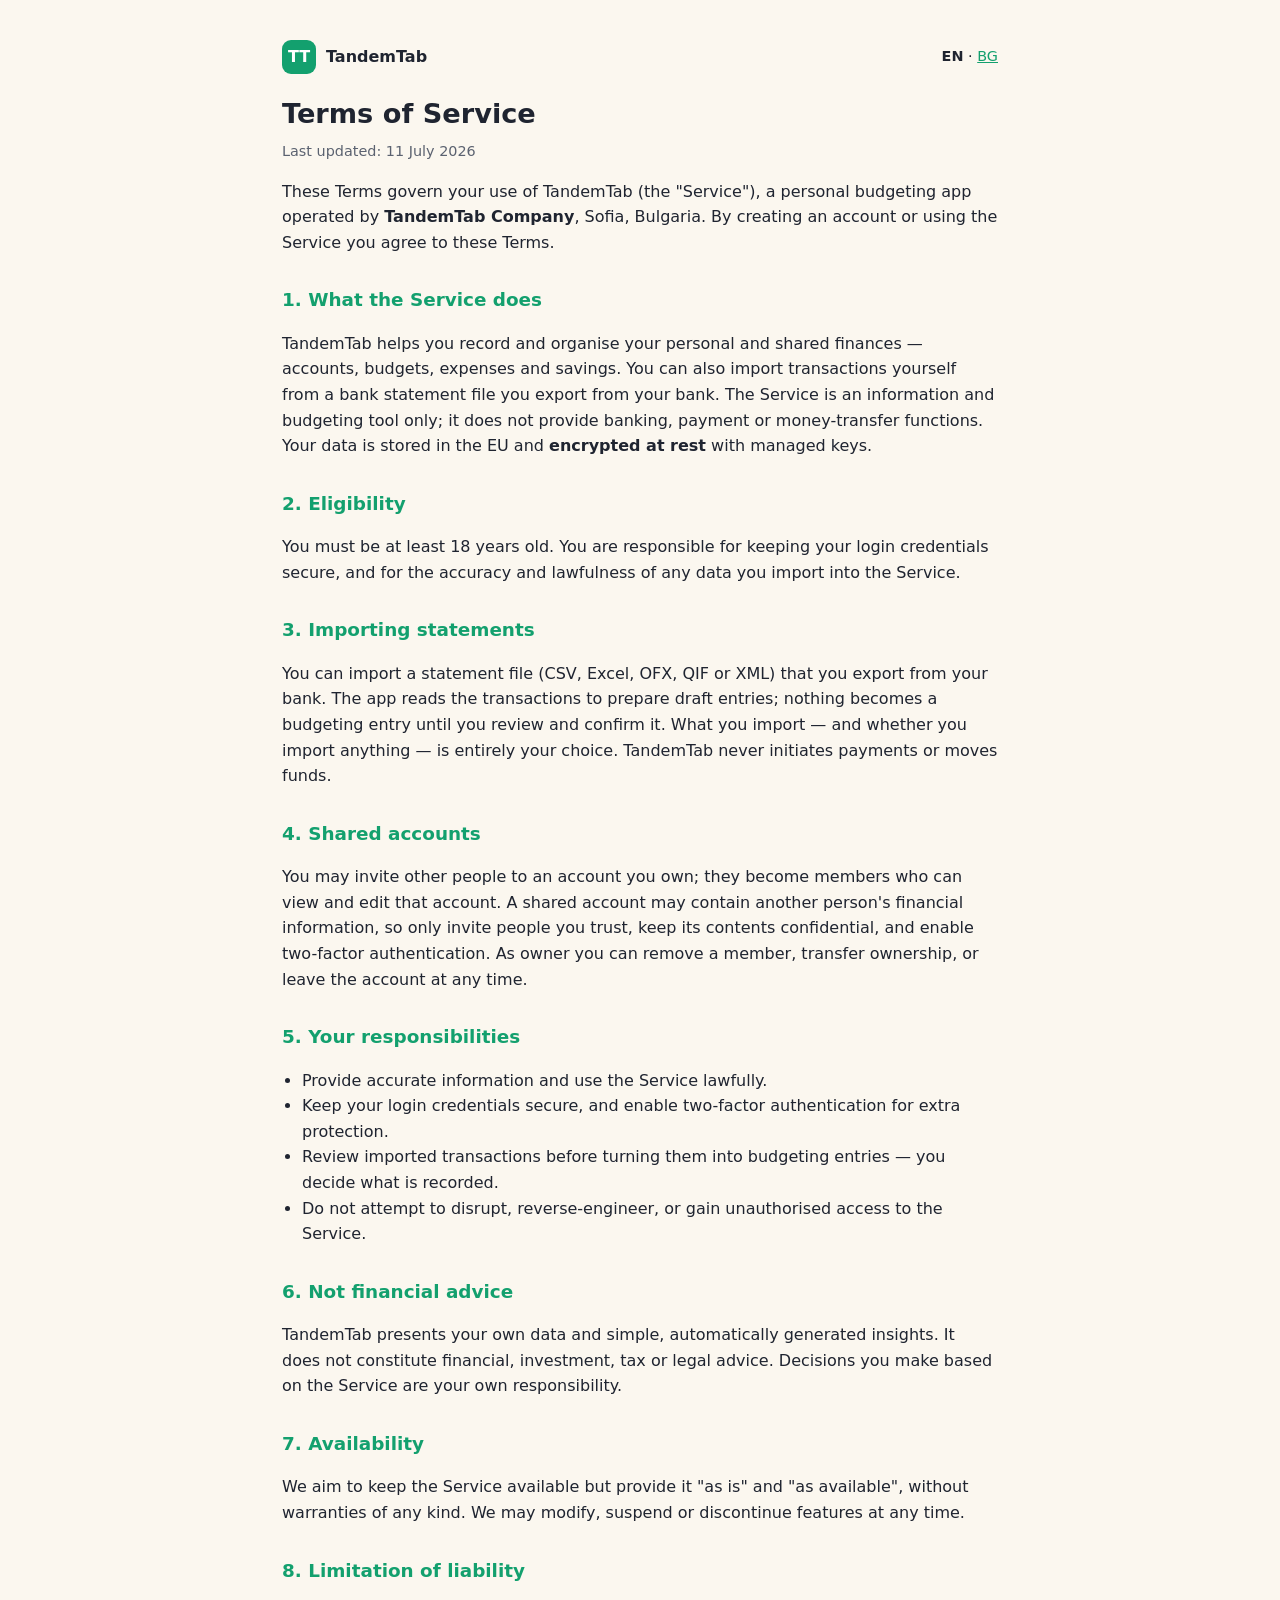
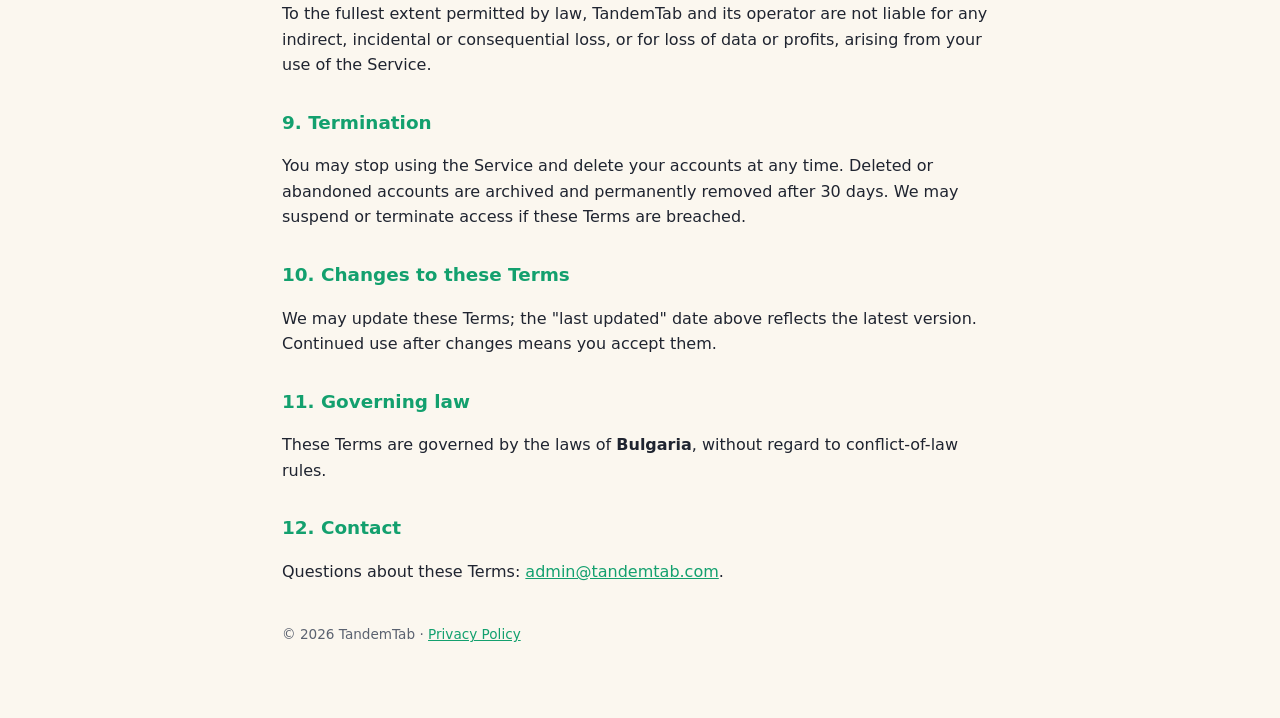
<file: src/FinApp.App.Web/wwwroot/terms.html>
<!DOCTYPE html>
<html lang="en">
<head>
    <meta charset="utf-8" />
    <meta name="viewport" content="width=device-width, initial-scale=1" />
    <title>Terms of Service — TandemTab</title>
    <style>
        :root { --mint: #13a06e; --ink: #1f2430; --muted: #5b6270; --cream: #fbf7ef; --line: #e6e2d8; }
        * { box-sizing: border-box; }
        body { margin: 0; background: var(--cream); color: var(--ink); font-family: system-ui, -apple-system, "Segoe UI", Roboto, sans-serif; line-height: 1.6; }
        .wrap { max-width: 760px; margin: 0 auto; padding: 40px 22px 72px; }
        header { display: flex; align-items: center; gap: 10px; margin-bottom: 8px; }
        .logo { width: 34px; height: 34px; border-radius: 9px; background: var(--mint); color: #fff; display: grid; place-items: center; font-weight: 800; }
        .lang { margin-left: auto; font-size: .9rem; }
        h1 { font-size: 1.7rem; margin: 18px 0 4px; }
        h2 { font-size: 1.15rem; margin: 30px 0 8px; color: var(--mint); }
        .updated { color: var(--muted); font-size: .9rem; margin: 0 0 8px; }
        a { color: var(--mint); }
        ul { padding-left: 20px; }
        footer { margin-top: 40px; color: var(--muted); font-size: .85rem; }
    </style>
</head>
<body>
    <div class="wrap">
        <header><span class="logo">TT</span> <strong>TandemTab</strong>
            <span class="lang"><strong>EN</strong> · <a href="/terms.bg.html">BG</a></span></header>
        <h1>Terms of Service</h1>
        <p class="updated">Last updated: 11 July 2026</p>

        <p>These Terms govern your use of TandemTab (the "Service"), a personal budgeting app operated by
        <strong>TandemTab Company</strong>, Sofia, Bulgaria. By creating an account or using the Service you agree to these Terms.</p>

        <h2>1. What the Service does</h2>
        <p>TandemTab helps you record and organise your personal and shared finances — accounts, budgets, expenses and
        savings. You can also import transactions yourself from a bank statement file you export from your bank. The
        Service is an information and budgeting tool only; it does not provide banking, payment or money-transfer
        functions. Your data is stored in the EU and <strong>encrypted at rest</strong> with managed keys.</p>

        <h2>2. Eligibility</h2>
        <p>You must be at least 18 years old. You are responsible for keeping your login credentials secure, and for
        the accuracy and lawfulness of any data you import into the Service.</p>

        <h2>3. Importing statements</h2>
        <p>You can import a statement file (CSV, Excel, OFX, QIF or XML) that you export from your bank. The app reads
        the transactions to prepare draft entries; nothing becomes a budgeting entry until you review and confirm it.
        What you import — and whether you import anything — is entirely your choice. TandemTab never initiates payments
        or moves funds.</p>

        <!-- Open Banking / bank-connection integration — commented out (not currently offered), kept for possible future use:
        <h2>3. Open Banking connections</h2>
        <p>Bank connections are provided by <strong>Enable Banking Oy</strong>, a regulated Account Information Service
        Provider. When you link a bank you authorise, through your bank's own authentication, <strong>read-only</strong>
        access to your account and transaction information. TandemTab never initiates payments or moves funds. You may
        withdraw this consent at any time via your bank or by removing the connection in the app. Consent is
        time-limited by law (typically up to 90 days) and must be renewed to keep importing data. Because this brings
        real financial data into the Service, you must have a <strong>verified email address</strong> to link a bank or
        view its data, and we <strong>strongly recommend enabling two-factor authentication</strong> beforehand.</p>
        -->

        <h2>4. Shared accounts</h2>
        <p>You may invite other people to an account you own; they become members who can view and edit that account.
        A shared account may contain another person's financial information, so only invite people you trust, keep its
        contents confidential, and enable two-factor authentication. As owner you can remove a member, transfer
        ownership, or leave the account at any time.</p>

        <h2>5. Your responsibilities</h2>
        <ul>
            <li>Provide accurate information and use the Service lawfully.</li>
            <li>Keep your login credentials secure, and enable two-factor authentication for extra protection.</li>
            <li>Review imported transactions before turning them into budgeting entries — you decide what is recorded.</li>
            <li>Do not attempt to disrupt, reverse-engineer, or gain unauthorised access to the Service.</li>
        </ul>

        <h2>6. Not financial advice</h2>
        <p>TandemTab presents your own data and simple, automatically generated insights. It does not constitute
        financial, investment, tax or legal advice. Decisions you make based on the Service are your own responsibility.</p>

        <h2>7. Availability</h2>
        <p>We aim to keep the Service available but provide it "as is" and "as available", without warranties of any
        kind. We may modify, suspend or discontinue features at any time.</p>

        <h2>8. Limitation of liability</h2>
        <p>To the fullest extent permitted by law, TandemTab and its operator are not liable for any indirect,
        incidental or consequential loss, or for loss of data or profits, arising from your use of the Service.</p>

        <h2>9. Termination</h2>
        <p>You may stop using the Service and delete your accounts at any time. Deleted or abandoned accounts are
        archived and permanently removed after 30 days. We may suspend or terminate access if these Terms are breached.</p>

        <h2>10. Changes to these Terms</h2>
        <p>We may update these Terms; the "last updated" date above reflects the latest version. Continued use after
        changes means you accept them.</p>

        <h2>11. Governing law</h2>
        <p>These Terms are governed by the laws of <strong>Bulgaria</strong>, without regard to conflict-of-law rules.</p>

        <h2>12. Contact</h2>
        <p>Questions about these Terms: <a href="mailto:admin@tandemtab.com">admin@tandemtab.com</a>.</p>

        <footer>© 2026 TandemTab · <a href="/privacy.html">Privacy Policy</a></footer>
    </div>
</body>
</html>
</file>
